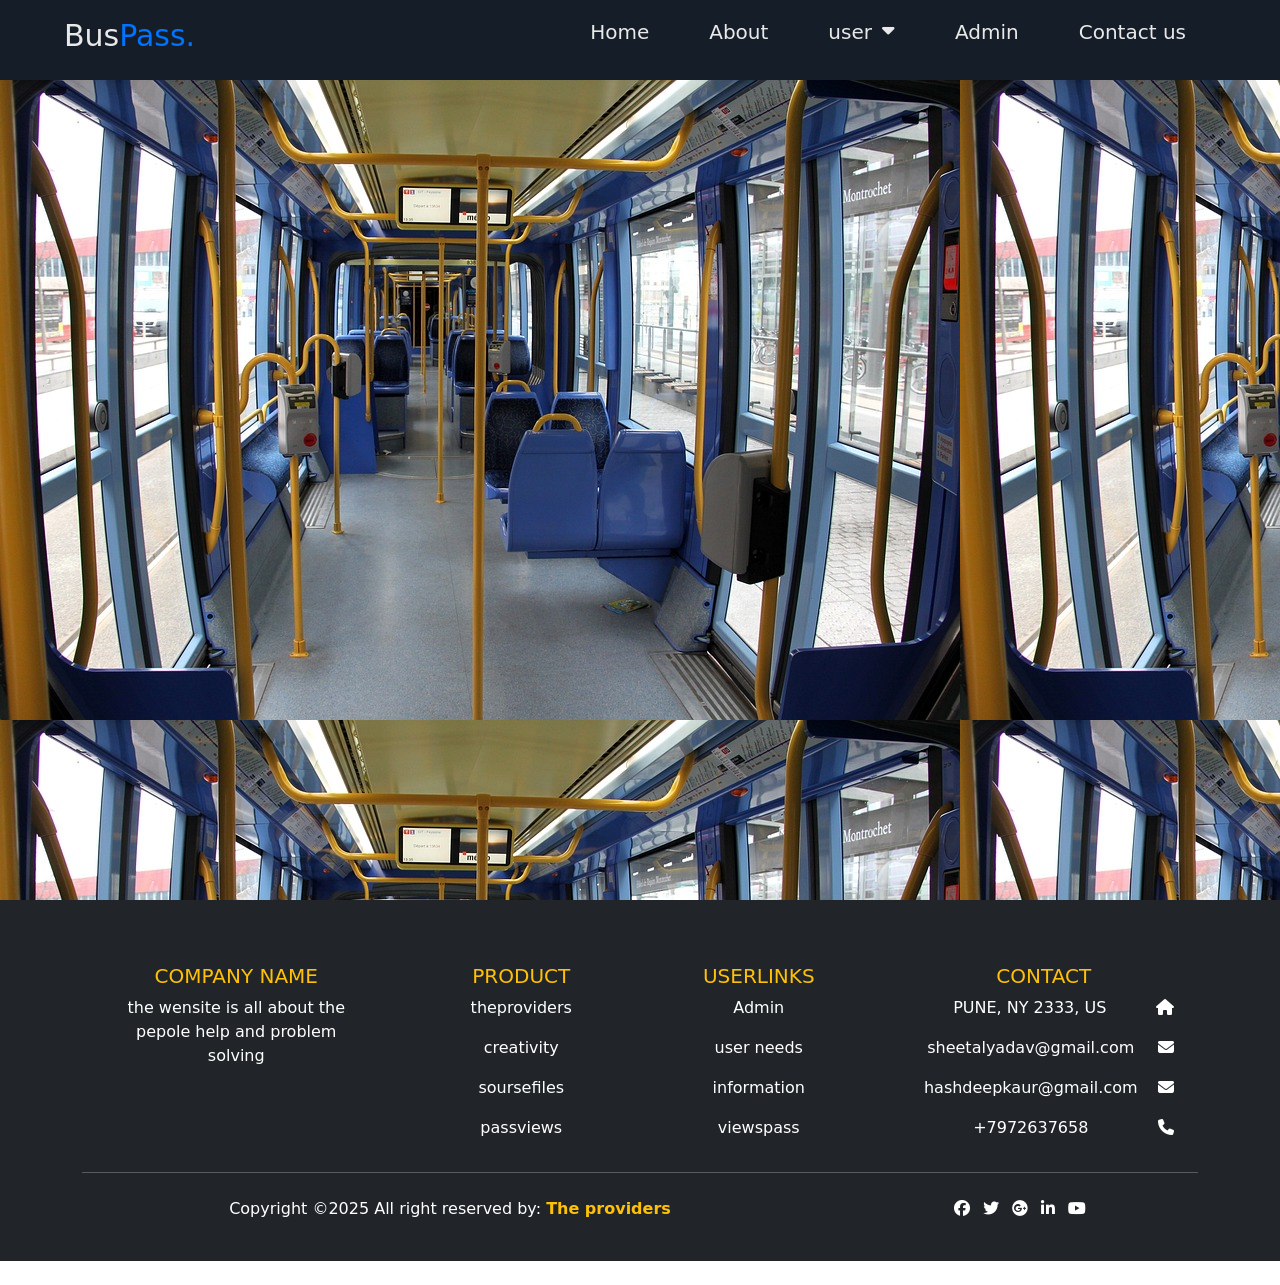
<file: bus colne/index.html>
<!DOCTYPE html>
<html lang="en">
<head>
    <meta charset="UTF-8">
    <meta name="viewport" content="width= , initial-scale=1.0">
    <title>index page</title>
    <link rel="stylesheet" href="style.css">
    <!-- footer links hai ye -->
    <link  rel="stylesheet" type="text/css" href="https://cdn.jsdelivr.net/npm/bootstrap@5.0.2/dist/css/bootstrap.min.css" rel="stylesheet" integrity="sha384-EVSTQN3/azprG1Anm3QDgpJLIm9Nao0Yz1ztcQTwFspd3yD65VohhpuuCOmLASjC" crossorigin="anonymous">
    <link rel="stylesheet" type="text/css" href="https://cdnjs.cloudflare.com/ajax/libs/font-awesome/6.7.2/css/all.min.css">
    
</head>
<body>
  <!-- navigation part /header part -->
    <div class="menu-bar">
      <h1 class="logo">Bus<span>Pass.</span></h1>
      <ul>
        <li><a href="#">Home</a></li>
        <li><a href="#">About</a></li>
        <li><a href="#">user<i class="fas fa-caret-down"></i></a>
            <div class="dropdown-menu">
                <ul>
                  <li><a href="#">Regester/login</a></li>
                  <li><a href="#">Document Needed</a></li>
                  <li>
                    <a href="#">Feature<i class="fas fa-caret-right"></i></a>
                    
                    <div class="dropdown-menu-1">
                      <ul>
                        <li><a href="#">Appliction form</a></li>
                        <li><a href="#">renawal</a></li>
                        <li><a href="#">correction</a></li>
                        <li><a href="#">pass-Details</a></li>
                        <!-- download option -->
                         <!-- password  final password-->
                      </ul>
                    </div>
                  </li>
                  <li><a href="#">FAQ</a></li>
                </ul>
              </div>
        </li>
        <li><a href="#">Admin</a>
         <!-- register/login -->
          <!-- view pass --> 
          <!-- block if crime -->
        </li>
        <li><a href="#">Contact us</a></li>
      </ul>

  </div>
  <div class="hero">
    &nbsp;
  </div>















  <!-- footer part -->
  <footer class="bg-dark text-white pt-5 pb-4">
    <div class="container text-center text-md-left">
    <div class="row text-center text-md-left">
        <div class="col-md-3 col-lg-3 col-xl-3 mx-auto mt-3">
          <h5 class="text-uppercase mb-r font-weight-bold text-warning">COMPANY NAME</h5>
          <p>the wensite is all about the pepole help and problem solving </p>
    </div>
    <!-- product names -->
    <div class="col-md-2 col-lg-2 col-xl-2 mx-auto mt-3">
      <h5 class="text-uppercase mb-r font-weight-bold text-warning">product</h5>
     <p>
      <a href="#" class="text-white" style="text-decoration: none;">theproviders</a>
     </p>
     <p>
      <a href="#" class="text-white" style="text-decoration: none;">creativity</a>
     </p>
     <p>
      <a href="#" class="text-white" style="text-decoration: none;">soursefiles</a>
     </p>
     <p>
      <a href="#" class="text-white" style="text-decoration: none;">passviews</a>
     </p>
     </div>
     <div class="col-md-3 col-lg-2 col-xl-2 mx-auto mt-3">
      <h5 class="text-uppercase md-4 font-weight-bold text-warning">userlinks</h5>
      <p>
        <a href="#" class="text-white" style="text-decoration: none;">Admin</a>
       </p>
       <p>
        <a href="#" class="text-white" style="text-decoration: none;">user needs</a>
       </p>
       <p>
        <a href="#" class="text-white" style="text-decoration: none;">information</a>
       </p>
       <p>
        <a href="#" class="text-white" style="text-decoration: none;">viewspass</a>
       </p>
     </div>
     <div class="col-md-4 col-lg-3 col-xl-3 mx-auto mt-3">
      <h5 class="text-uppercase md-4 font-weight-bold text-warning">contact</h5>
      <p>
        <i class="fas fa-home mr-3"></i>PUNE, NY 2333, US
      </p>
      <p>
        <i class="fas fa-envelope mr-3"></i>sheetalyadav@gmail.com
      </p>
      <p>
        <i class="fas fa-envelope mr-3"></i>hashdeepkaur@gmail.com
      </p>
      <p>
        <i class="fas fa-phone mr-3"></i>+7972637658 
      </p>
     </div>
    </div>

    <hr class="mb-4">
    <div class="row align-items-center">
      <div class="col-md-7 col-lg-8 ">
        <p>Copyright ©2025 All right reserved by:
          <a href="#" style="text-decoration: none;">
            <strong class="text-warning">The providers</strong>
          </a>
        </p>
      </div>
      <div class="col-md-5 col-lg-4">
        <div class="text-center text-md-right">
          <ul class="list-unstyled list-inline">
            <li class="list-inline-item">
              <a href="#" class="btn-floating btn-sm text-white" style="font: size 23px;"><i class="fab fa-facebook"></i></a>
            </li>
            <li class="list-inline-item">
              <a href="#" class="btn-floating btn-sm text-white" style="font: size 23px;"><i class="fab fa-twitter"></i></a>
            </li>
            <li class="list-inline-item">
              <a href="#" class="btn-floating btn-sm text-white" style="font: size 23px;"><i class="fab fa-google-plus"></i></a>
            </li>
            <li class="list-inline-item">
              <a href="#" class="btn-floating btn-sm text-white" style="font: size 23px;"><i class="fab fa-linkedin-in"></i></a>
            </li>
            <li class="list-inline-item">
              <a href="#" class="btn-floating btn-sm text-white" style="font: size 23px;"><i class="fab fa-youtube"></i></a>
            </li>
          </ul>
        </div>
      </div>
    </div>
    </div>
 </footer>
 </body>
</html>
</file>
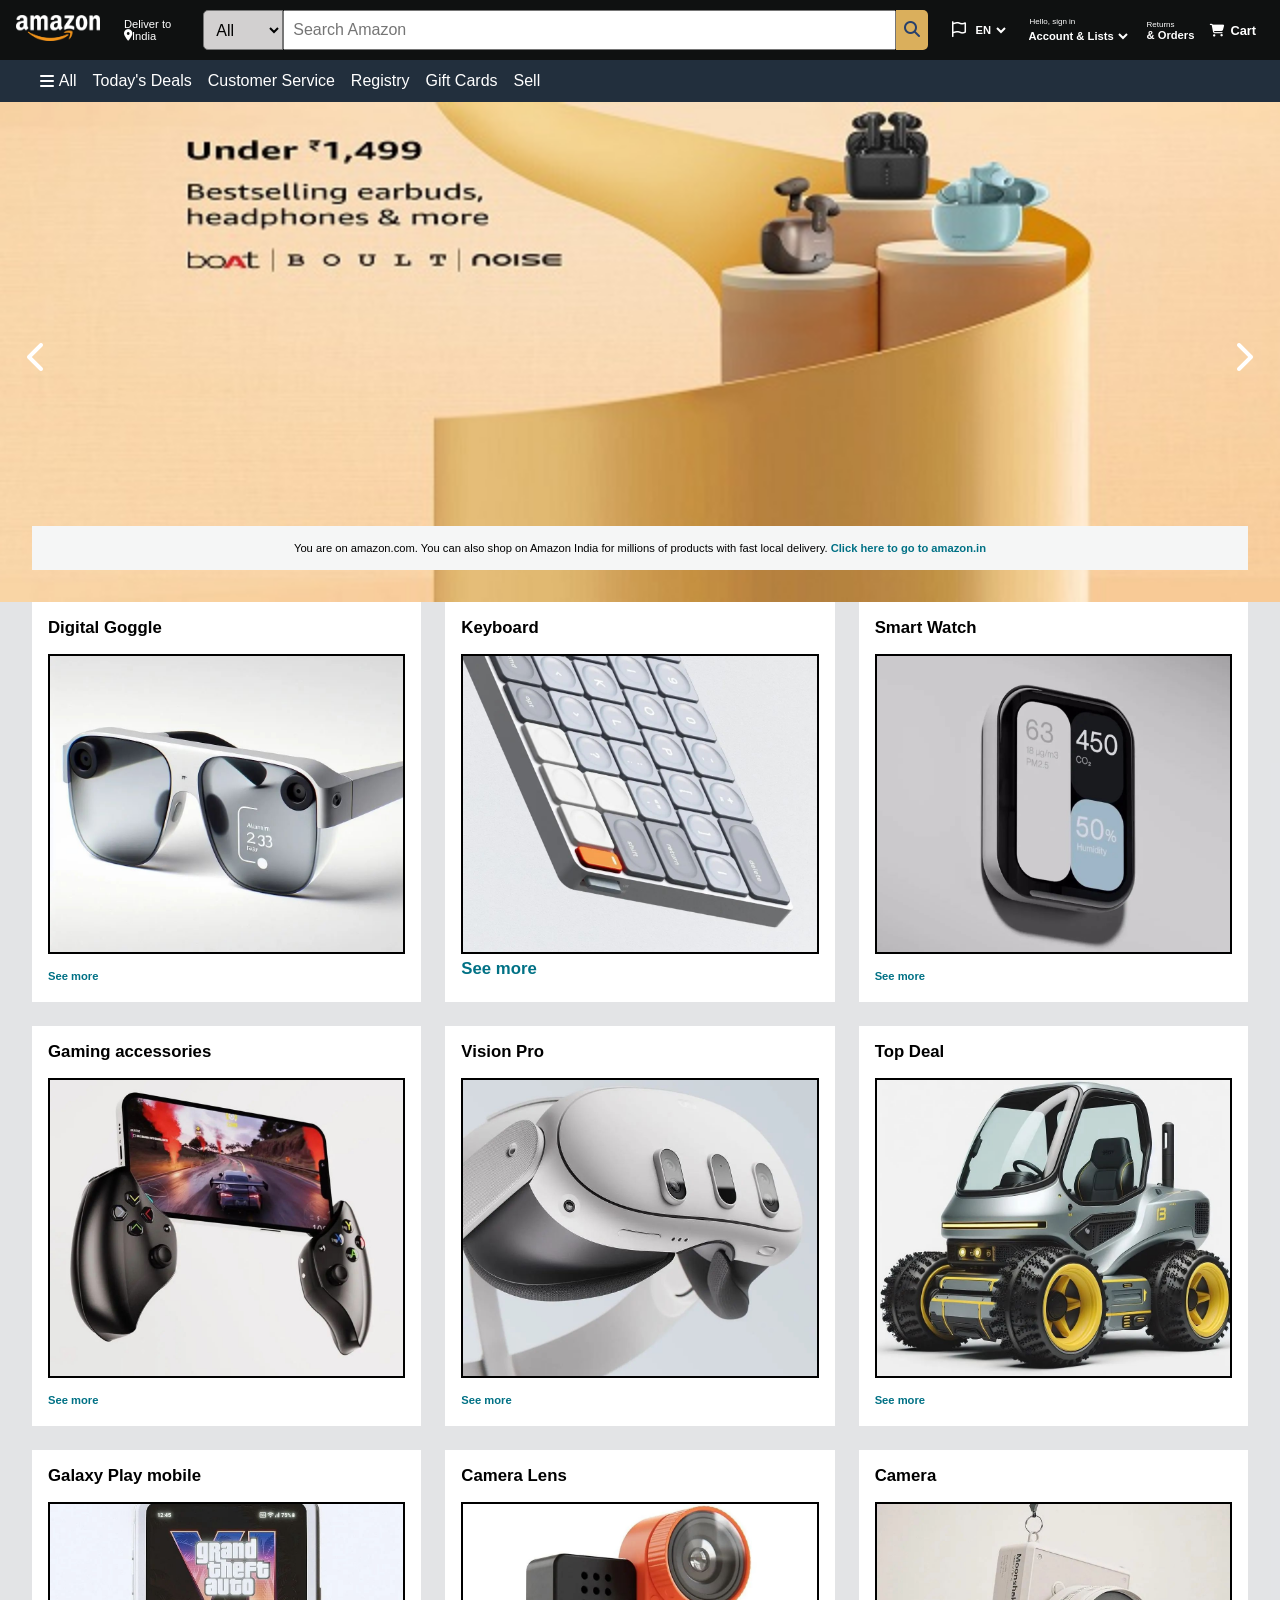
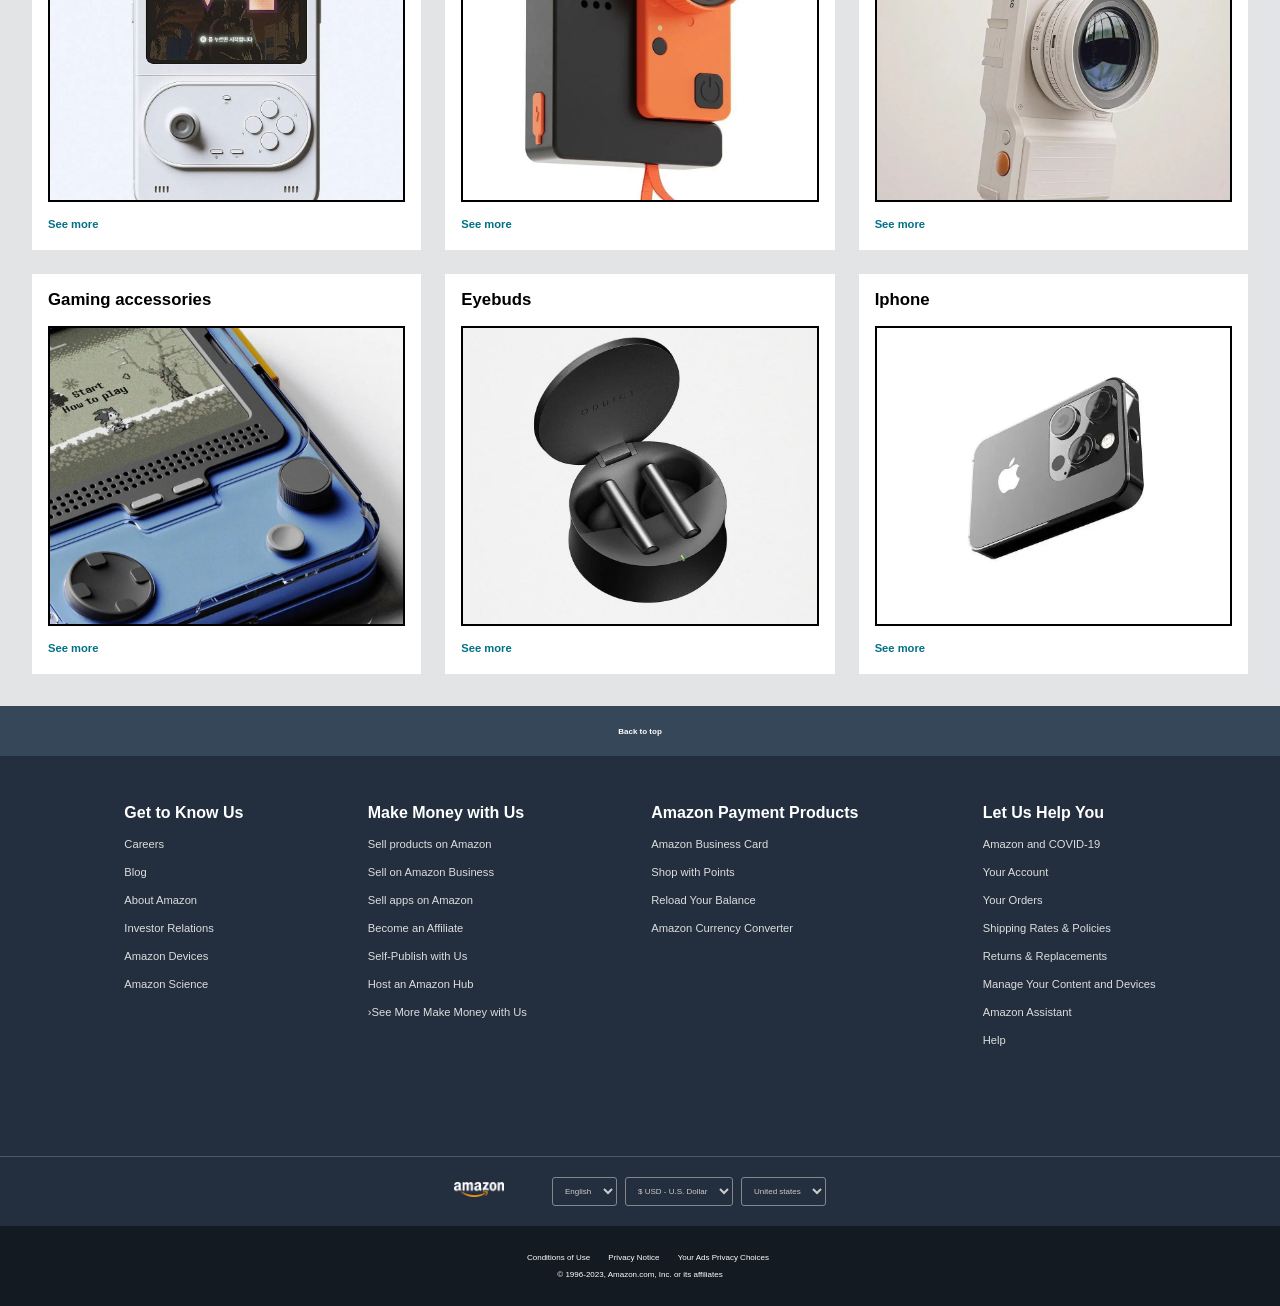
<file: Amazon_Clone/amazon.html>
<!DOCTYPE html>
<html lang="en">

<head>
    <meta charset="UTF-8">
    <meta name="viewport" content=
"width=device-width, initial-scale=1.0">
    <link rel="stylesheet" href="amazon.css">
    <link rel="stylesheet" href=
"https://cdnjs.cloudflare.com/ajax/libs/font-awesome/6.5.1/css/all.min.css" integrity=
"sha512-DTOQO9RWCH3ppGqcWaEA1BIZOC6xxalwEsw9c2QQeAIftl+Vegovlnee1c9QX4TctnWMn13TZye+giMm8e2LwA=="
        crossorigin="anonymous" referrerpolicy="no-referrer" />
    <title>Amazon Clone</title>
</head>

<body>
    <header>
        <nav>
            <div class="nav-left">
                <div class="nav-logo">
                    <image src="image_logo.png"></image>                
                </div>
                <div class="location">
                    <p class="top-text">Deliver to</p>
                    <div class="location-icon">
                        <i class="fa-solid fa-location-dot"></i>
                        <p class="bottom-text">India</p>
                    </div>
                </div>
            </div>

            <div class="nav-center">
                <select class="search-dropdown">
                    <option>All</option>
                    <option>All Departments</option>
                    <option>Arts & Crafts</option>
                </select>
                <input type="text" placeholder="Search Amazon" 
                    class="search-box">
                <div class="search-icon">
                    <i class="fa-solid fa-magnifying-glass" 
                        style="color: #28416c;">
                    </i>
                </div>
            </div>

            <div class="nav-right">
                <div class="language-option">
                    <div class="flag">
                        <i class="fa-regular fa-flag"></i>
                    </div>
                    <select class="select-language">
                        <option value="lan">EN</option>
                        <option value="lan">ES</option>
                        <option value="lan">AR</option>
                    </select>
                </div>

                <div class="account-option">
                    <p class="top-text">
                        Hello, sign in
                    </p>
                    <select class="select-account">
                        <option value="Account">
                            Account & Lists
                        </option>
                        <option value="Account">
                            Account & Lists
                        </option>
                        <option value="Account">
                            Account & Lists
                        </option>
                    </select>
                </div>

                <div class="order-option">
                    <p class="top-text">
                        Returns
                    </p>
                    <p class="bottom-text">
                        & Orders
                    </p>
                </div>

                <div class="cart-option">
                    <div class="cart-logo">
                        <i class="fa-solid fa-cart-shopping"></i>
                    </div>
                    Cart
                </div>
            </div>
        </nav>

        <div class="nav-options">
            <div class="all-logo">
                <i class="fa-solid fa-bars"></i>
                <p class="list">All</p>
            </div>

            <div class="options">
                <p>Today's Deals</p>
                <p>Customer Service</p>
                <p>Registry</p>
                <p>Gift Cards</p>
                <p> Sell</p>
            </div>
        </div>
    </header>

    <main>
        <div class="carousel">
            <div class="slides-container">
                <div id="slide1" class="slide">
                    <div class="content">
                        <image src="image_banner1.jpeg"></image>
                    <div></div>
                    </div>
                    <a href="#slide3" class="prev arrow">
                        <i class="fa-solid fa-chevron-left" 
                            style="color: #ffffff;">
                        </i>
                    </a>
                    <a href="#slide2" class="next arrow">
                        <i class="fa-solid fa-chevron-right" 
                            style="color: #ffffff;">
                        </i>
                    </a>
                </div>
                <div id="slide2" class="slide">
                    <div class="content">
                        <image src="image_banner2.jpeg"></image>
                    </div>
                    <div class="arrows"></div>
                    <a href="#slide1" class="prev arrow">
                        <i class="fa-solid fa-chevron-left" 
                            style="color: #ffffff;">
                        </i>
                    </a>
                    <a href="#slide3" class="next arrow">
                        <i class="fa-solid fa-chevron-right" 
                            style="color: #ffffff;">
                        </i>
                    </a>
                </div>
                <div id="slide3" class="slide">
                    <div class="content">
                        <image src="image_banner3.jpeg"></image>
                    </div>
                    <div class="arrows"></div>
                    <a href="#slide2" class="prev arrow">
                        <i class="fa-solid fa-chevron-left" 
                            style="color: #ffffff;">
                        </i>
                    </a>
                    <a href="#slide1" class="next arrow">
                        <i class="fa-solid fa-chevron-right" 
                            style="color: #ffffff;">
                        </i>
                    </a>
                </div>
            </div>
            <div class="text">
                <p>
                    You are on amazon.com. You can also shop 
                    on Amazon India for millions of products 
                    with fast local delivery. 
                    <a href="#"> 
                        Click here to go to amazon.in
                    </a>
                </p>
            </div>
        </div>

        <div class="items-container">
            <div class="item-card">
                <h2>Digital Goggle</h2>
                <image src="image_product1.jpg"></image>
                <p>
                    <a href="#">See more</a>
                </p>
            </div>
            <div class="item-card">
                <h2>Keyboard<h2>
                <image src="image_product2.jpg"></image>
                <p>
                    <a href="#">See more</a>
                </p>
            </div>
            <div class="item-card">
                <h2>Smart Watch </h2>
                <image src="image_product3.jpg"></image>
                <p>
                    <a href="#">See more</a>
                </p>
            </div>
            <div class="item-card">
                <h2>Gaming accessories</h2>
                <image src="image_product4.jpg"></image>
                <p>
                    <a href="#">See more</a>
                </p>
            </div>
            <div class="item-card">
                <h2>Vision Pro</h2>
                <image src="image_product5.jpg"></image>
                <p>
                    <a href="#">See more</a>
                </p>
            </div>
            <div class="item-card">
                <h2>Top Deal</h2>
                <image src="image_product6.jpg"></image> 
                <p>
                    <a href="#">See more</a>
                </p>
            </div>
            <div class="item-card">
                <h2>Galaxy Play mobile</h2>
                <image src="image_product7.jpg"></image>
                <p>
                    <a href="#">See more</a>
                </p>
            </div>
            <div class="item-card">
                <h2>Camera Lens</h2>
                <image src="image_product8.jpg"></image>
                <p>
                    <a href="#">See more</a>
                </p>
            </div>
            <div class="item-card">
                <h2>Camera</h2>
                <image src="image_product9.jpg"></image>
                <p>
                    <a href="#">See more</a>
                </p>
            </div>
            <div class="item-card">
                <h2>Gaming accessories</h2>
                <image src="image_product10.jpg"></image>
                <p>
                    <a href="#">See more</a>
                </p>
            </div>
            <div class="item-card">
                <h2>Eyebuds</h2>
                <image src="image_product11.jpg"></image>
                <p>
                    <a href="#">See more</a>
                </p>
            </div>
            <div class="item-card">
                <h2>Iphone</h2>
                <image src="image_product12.jpg"></image>
                <p>
                    <a href="#">See more</a>
                </p>
            </div>
            

        </div>
    </main>

    <footer>
        <a href="#" class="back-option">
            Back to top
        </a>

        <div class="footer-links">
            <ul>
                <p>Get to Know Us</p>
                <a>Careers</a>
                <a>Blog</a>
                <a>About Amazon</a>
                <a>Investor Relations</a>
                <a>Amazon Devices</a>
                <a>Amazon Science</a>
            </ul>
            <ul>
                <p>Make Money with Us</p>
                <a>Sell products on Amazon</a>
                <a>Sell on Amazon Business</a>
                <a>Sell apps on Amazon</a>
                <a>Become an Affiliate</a>
                <a>Self-Publish with Us</a>
                <a>Host an Amazon Hub</a>
                <a>›See More Make Money with Us</a>
            </ul>
            <ul>
                <p>Amazon Payment Products</p>
                <a>Amazon Business Card</a>
                <a>Shop with Points</a>
                <a>Reload Your Balance</a>
                <a>Amazon Currency Converter</a>
            </ul>
            <ul>
                <p>Let Us Help You</p>
                <a>Amazon and COVID-19</a>
                <a>Your Account</a>
                <a>Your Orders</a>
                <a>Shipping Rates & Policies</a>
                <a>Returns & Replacements</a>
                <a>Manage Your Content and Devices</a>
                <a>Amazon Assistant</a>
                <a>Help</a>
            </ul>
        </div>
        <div class="country-info">
            <div class="logo">
                <image src="image_logo.png"></image>           
            </div>
            <div class="options">
                <select>
                    <option value="En">
                        English
                    </option>
                </select>
                <select>
                    <option value="1">
                        $ USD - U.S. Dollar
                    </option>
                </select>

                <select>
                    <option value="4"> 
                        United states
                    </option>
                </select>
            </div>
        </div>
        <div class="policies">
            <div class="pages">
                <a href="#">Conditions of Use</a>
                <a href="#">Privacy Notice</a>
                <a href="#">Your Ads Privacy Choices</a>
            </div>
            © 1996-2023, Amazon.com, Inc. or its affiliates
        </div>
    </footer>
</body>

</html>
</file>
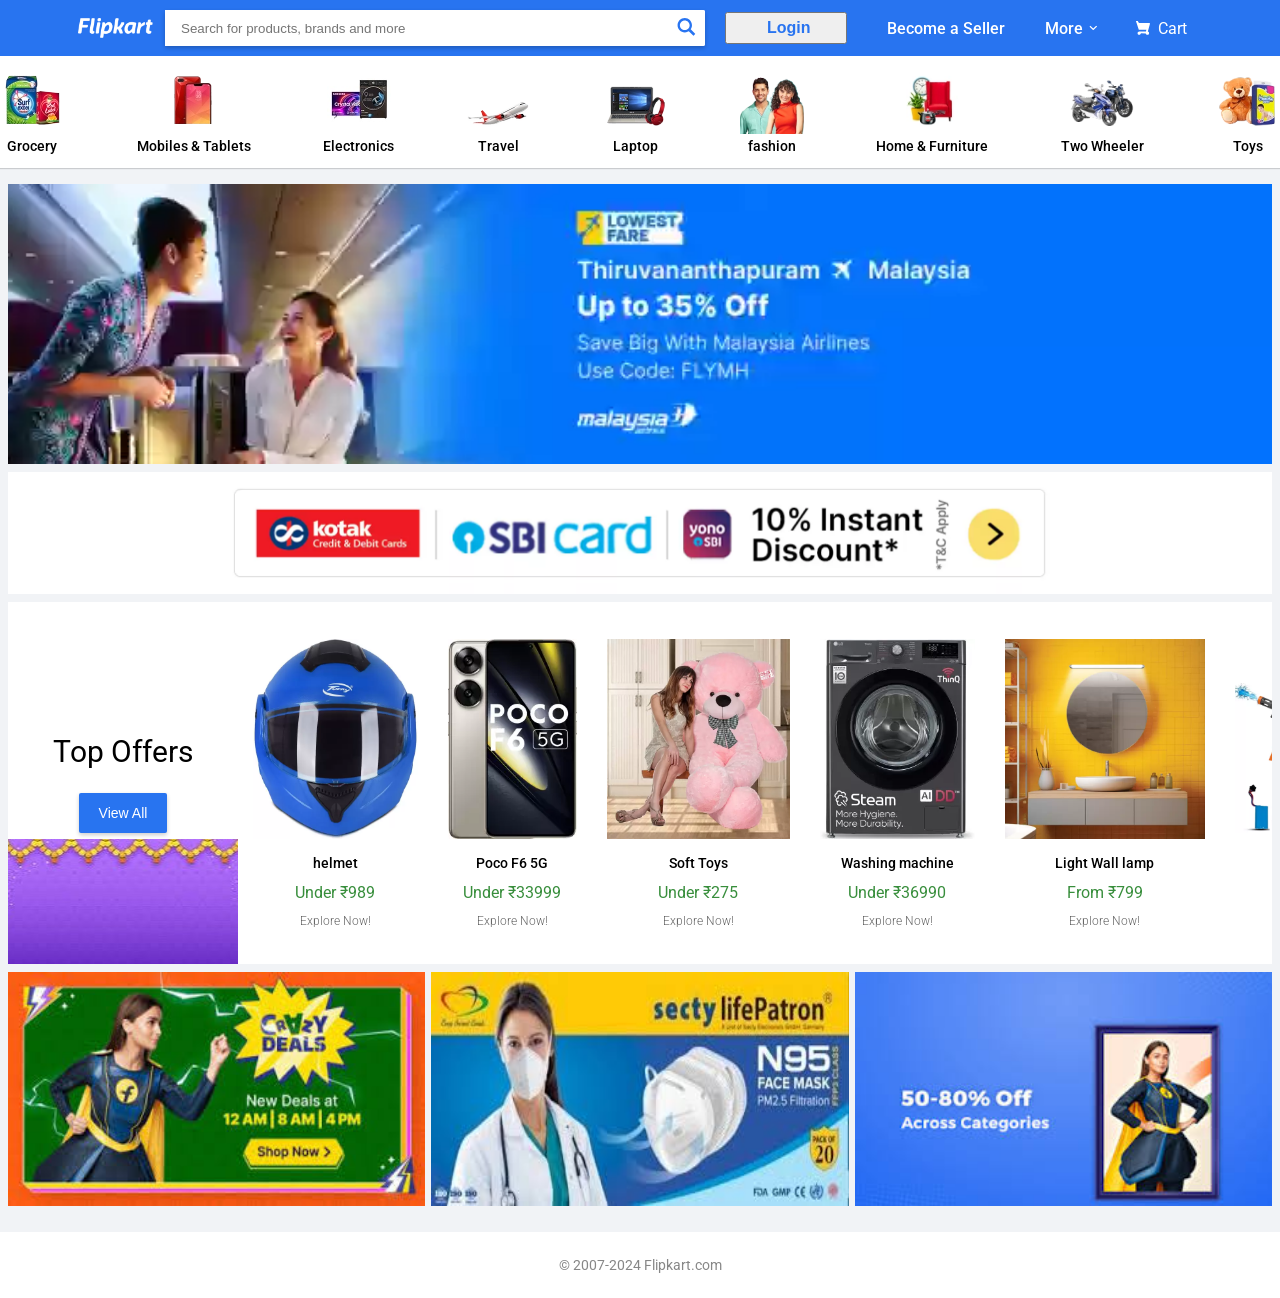
<file: Flipkart_Clone/flipkart.html>
<!DOCTYPE html>
<html lang="en">
<head>
    <meta charset="UTF-8">
    <meta http-equiv="X-UA-Compatible" content="IE=edge">
    <meta name="viewport" content="width=device-width, initial-scale=1.0">
    <title>Flipkart Clone</title>
    <link rel="shortcut icon" href="flipkart_logo1.png" type="image/x-icon">
    <link rel="stylesheet" href="flipkart.css">
</head>
<body>

    <header>
        <div class="nav-container">
            <div class="logo">
                <img src="flipkart_logo.png" alt="logo">
            </div>
            <div class="search">
                <div class="search-container">
                    <input type="text" class="search-box" placeholder="Search for products, brands and more">
                    <button class="search-btn">
                        <svg width="20" height="20" viewBox="0 0 17 18" class="" xmlns="http://www.w3.org/2000/svg"><g fill="#2874F1" fill-rule="evenodd"><path class="_34RNph" d="m11.618 9.897l4.225 4.212c.092.092.101.232.02.313l-1.465 1.46c-.081.081-.221.072-.314-.02l-4.216-4.203"></path><path class="_34RNph" d="m6.486 10.901c-2.42 0-4.381-1.956-4.381-4.368 0-2.413 1.961-4.369 4.381-4.369 2.42 0 4.381 1.956 4.381 4.369 0 2.413-1.961 4.368-4.381 4.368m0-10.835c-3.582 0-6.486 2.895-6.486 6.467 0 3.572 2.904 6.467 6.486 6.467 3.582 0 6.486-2.895 6.486-6.467 0-3.572-2.904-6.467-6.486-6.467"></path></g></svg>
                    </button>
                </div>
            </div>
            <div class="login">
                <button>Login</button>
            </div>
            <div class="become-seller">
                Become a Seller
            </div>
            <div class="more">
                More
                <svg width="4.7" height="8" viewBox="0 0 16 27" xmlns="http://www.w3.org/2000/svg" class="zZ3yfL"><path d="M16 23.207L6.11 13.161 16 3.093 12.955 0 0 13.161l12.955 13.161z" fill="#fff" class="_2gTTdy"></path></svg>
            </div>
            <div class="cart">
                <svg class="V3C5bO" width="14" height="14" viewBox="0 0 16 16" xmlns="http://www.w3.org/2000/svg"><path class="_1bS9ic" d="M15.32 2.405H4.887C3 2.405 2.46.805 2.46.805L2.257.21C2.208.085 2.083 0 1.946 0H.336C.1 0-.064.24.024.46l.644 1.945L3.11 9.767c.047.137.175.23.32.23h8.418l-.493 1.958H3.768l.002.003c-.017 0-.033-.003-.05-.003-1.06 0-1.92.86-1.92 1.92s.86 1.92 1.92 1.92c.99 0 1.805-.75 1.91-1.712l5.55.076c.12.922.91 1.636 1.867 1.636 1.04 0 1.885-.844 1.885-1.885 0-.866-.584-1.593-1.38-1.814l2.423-8.832c.12-.433-.206-.86-.655-.86" fill="#fff"></path></svg>
                Cart
            </div>
        </div>
    </header>

    <section class="section-1">
        <div class="section-1-container">
            <div class="section-1-item">
                <img src="flipkart_category1.webp" alt="">
                Grocery
            </div>
            <div class="section-1-item">
                <img src="flipkart_category2.webp" alt="">
                Mobiles & Tablets
            </div>
            <div class="section-1-item">
                <img src="flipkart_category3.webp" alt="">
                Electronics
            </div>
            <div class="section-1-item">
                <img src="flipkart_category4.webp" alt="">
                Travel
            </div>
            <div class="section-1-item">
                <img src="flipkart_category5.webp" alt="">
                Laptop
            </div>
            <div class="section-1-item">
                <img src="flipkart_category6.webp" alt="">
                fashion
            </div>
            <div class="section-1-item">
                <img src="flipkart_category7.webp" alt="">
                Home & Furniture
            </div>
            <div class="section-1-item">
                <img src="flipkart_category8.webp" alt="">
                Two Wheeler
            </div>
            <div class="section-1-item">
                <img src="flipkart_category9.webp" alt="">
                Toys
            </div>
        </div>
    </section>

    <section class="section-2 container">
        <div class="section-2-container">
        </div>
    </section>

    <section class="section-3 container">
        <div class="section-3-container">
        </div>
    </section>

    <section class="section-4 container">
        <div class="section-4-container">
            <div class="section-4-offers">
                <div class="section-4-offers-viewall">
                    Top Offers
                    <button>View All</button>
                </div>
            </div>
            <div class="section-4-list">
                <div class="section-4-item">
                    <img src="flipkart_product1.webp" alt="">
                    <div class="section-4-item-head">helmet</div>
                    <div class="section-4-item-price">Under ₹989</div>
                    <div class="section-4-item-explore">Explore Now!</div>
                </div>
                <div class="section-4-item">
                    <img src="flipkart_product2.webp" alt="">
                    <div class="section-4-item-head">Poco F6 5G</div>
                    <div class="section-4-item-price">Under ₹33999</div>
                    <div class="section-4-item-explore">Explore Now!</div>
                </div>
                <div class="section-4-item">
                    <img src="flipkart_product3.webp" alt="">
                    <div class="section-4-item-head">Soft Toys</div>
                    <div class="section-4-item-price">Under ₹275</div>
                    <div class="section-4-item-explore">Explore Now!</div>
                </div>
                <div class="section-4-item">
                    <img src="flipkart_product4.webp" alt="">
                    <div class="section-4-item-head">Washing machine</div>
                    <div class="section-4-item-price">Under ₹36990</div>
                    <div class="section-4-item-explore">Explore Now!</div>
                </div>
                <div class="section-4-item">
                    <img src="flipkart_product5.webp" alt="">
                    <div class="section-4-item-head">Light Wall lamp</div>
                    <div class="section-4-item-price">From ₹799</div>
                    <div class="section-4-item-explore">Explore Now!</div>
                </div>
                <div class="section-4-item">
                    <img src="flipkart_product6.webp" alt="">
                    <div class="section-4-item-head">Toy Gun</div>
                    <div class="section-4-item-price">Under ₹699</div>
                    <div class="section-4-item-explore">Explore Now!</div>
                </div>
                <div class="section-4-item">
                    <img src="flipkart_product7.webp" alt="">
                    <div class="section-4-item-head">Shoes</div>
                    <div class="section-4-item-price">From ₹2329</div>
                    <div class="section-4-item-explore">Explore Now!</div>
                </div>
            </div>
        </div>
    </section>
    
    <section class="section-5 container">
        <img src="flipkart_footer1.webp" alt="">
        <img src="flipkart_footer2.webp" alt="">
        <img src="flipkart_footer3.webp" alt="">
    </section>

    <footer>
        © 2007-2024 Flipkart.com
    </footer>

</body>
</html>
</file>
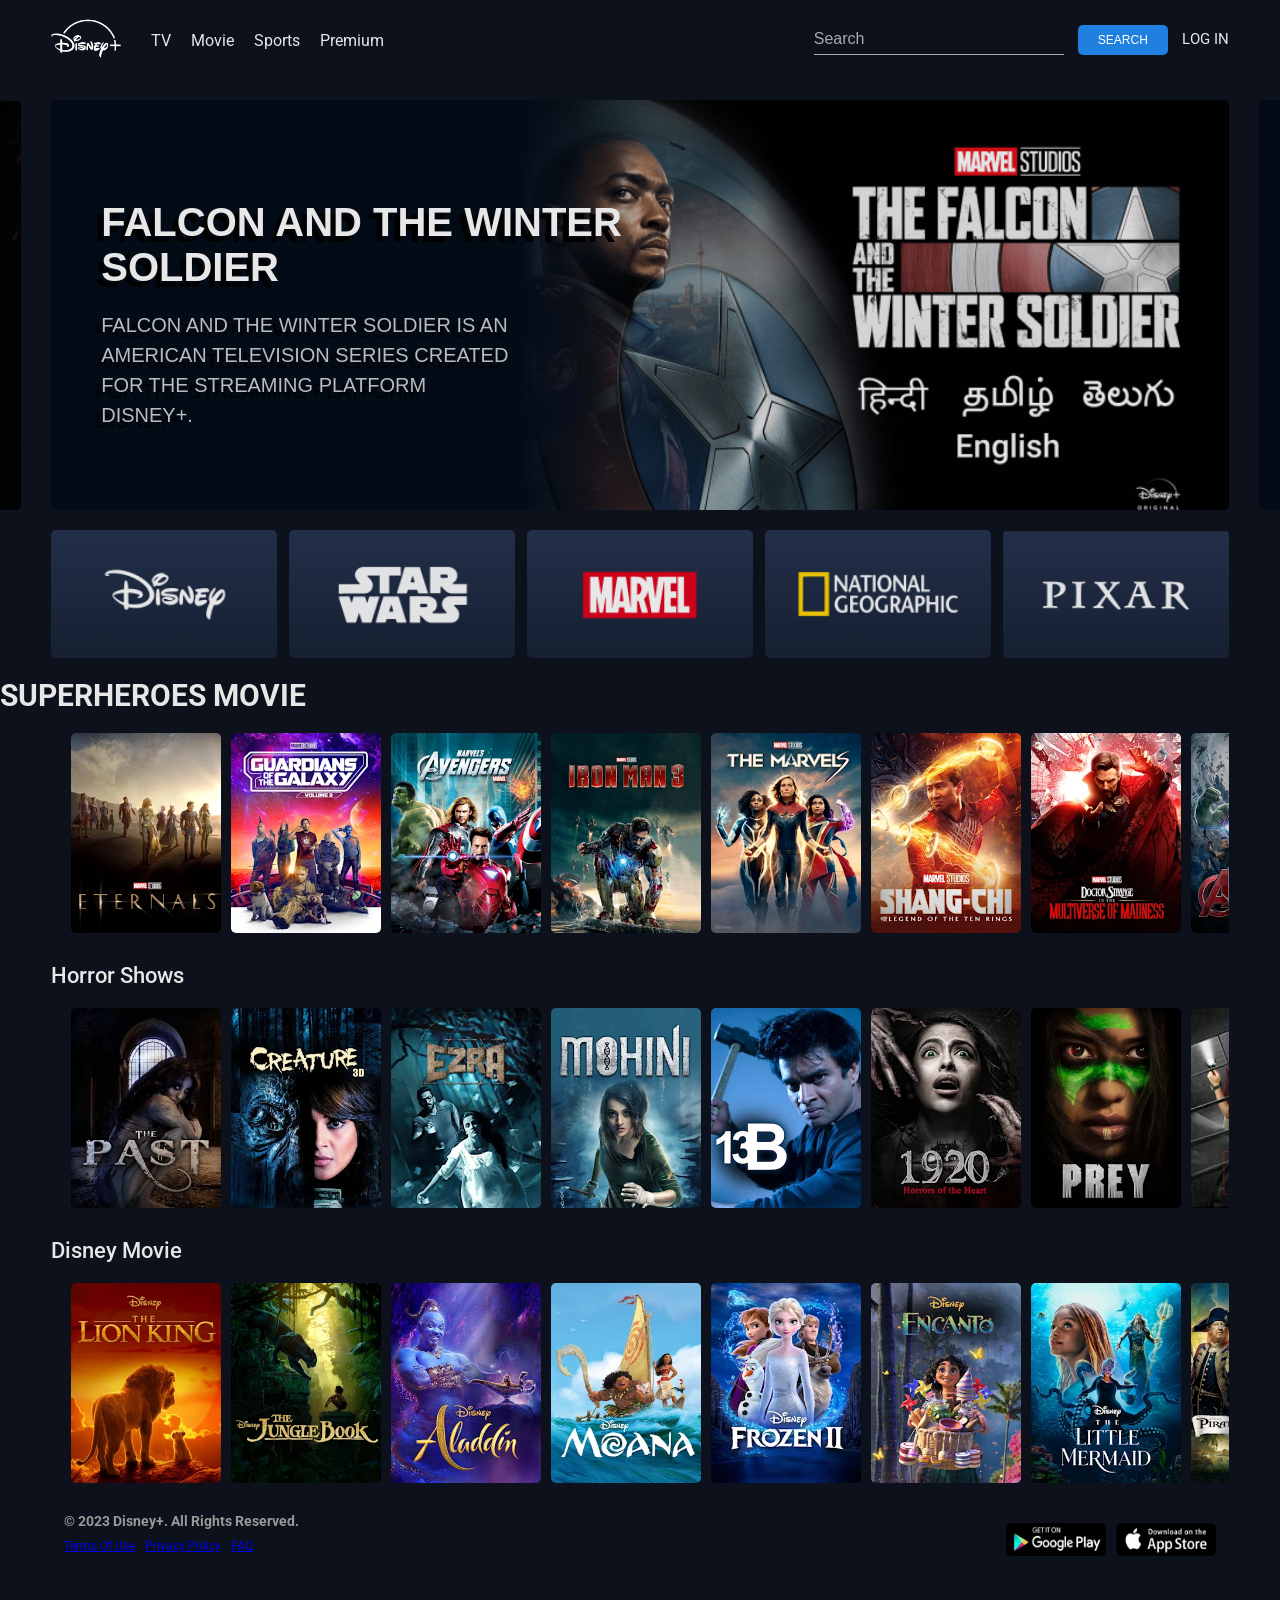
<file: Hotstar_Clone/hotstar.html>
<!DOCTYPE html>
<html lang="en">
<head>
  <meta charset="UTF-8">
  <meta name="viewport" content="width=device-width, initial-scale=1.0">
  <title>Hotstar_Clone</title>
  <link rel="stylesheet" href="hotstar.css">
</head>
<body>
  <nav class="navbar">
    <img src="hotstar_logo.png" class=" brand-logo" alt="disney+logo">
    <ul class="nav-links">
      <li class="nav-items"><a href="">TV</a></li>
      <li class="nav-items"><a href="">Movie</a></li>
      <li class="nav-items"><a href="">Sports</a></li>
      <li class="nav-items"><a href="">Premium</a></li>
    </ul>
    <div class="right-container">
      <input type="text" class="search-box" placeholder="search">
      <button class="Subscribe">Search</button>
      <a href="#" class="login-btn">Log in</button>
    </div>
  </nav>
  <div class="carousel-container">
    <div class="carousel">
    </div>
  </div>
  <div class="video-card-container">
    <div class="video-card">
      <img src="hotstar_card1.png" class="video-card-image" alt="disney logo">
      <Video src="hotstar_video1.mp4" muted loop class="card-video"></Video>
    </div>
    <div class="video-card">
      <img src="hotstar_card2.png" class="video-card-image" alt="Star Wars logo">
      <Video src="hotstar_video2.mp4" muted loop class="card-video"></Video>
    </div>
    <div class="video-card">
      <img src="hotstar_card3.png" class="video-card-image" alt="marvel logo">
      <Video src="hotstar_video3.mp4" muted loop class="card-video"></Video>
    </div>
    <div class="video-card">
      <img src="hotstar_card4.png" class="video-card-image" alt="geographic logo">
      <Video src="hotstar_video4.mp4" muted loop class="card-video"></Video>
    </div>
    <div class="video-card">
      <img src="hotstar_card5.png" class="video-card-image" alt=""pixer logo>
      <Video src="hotstar_video5.mp4" muted loop class="card-video"></Video>
    </div>
  </div>
  <h1 class="title"><h1>Superheroes Movie</h1>
  <div class="movies-list">
    <a href="#"></a>
    <button class="pre-btn"><img src="hotstar_pre.png" alt=""></button>
    <button class="nxt-btn"><img src="hotstar_next.png" alt=""></button>
    <div class="card-container">
      <div class="card">
        <img src="hotstar_poster1.webp" alt="" class="card-img">
        <div class="card-body">
          <h2 class="name">Eternals</h2>
          <h6 class="des">
            Superheroes unite to battle villains.</h6>
          <button class="watchlist-btn">add to watchlist</button>
        </div>
      </div>
      <div class="card">
        <img src="hotstar_poster2.webp" alt="" class="card-img">
        <div class="card-body">
          <h2 class="name">Guardians of the Galaxy Vol. 2</h2>
          <h6 class="des">
            Superheroes unite to battle villains.</h6>
          <button class="watchlist-btn">add to watchlist</button>
        </div>
      </div>
      <div class="card">
        <img src="hotstar_poster3.webp" alt="" class="card-img">
        <div class="card-body">
          <h2 class="name">The Avengers</h2>
          <h6 class="des">Superheroes unite to battle villains.</h6>
          <button class="watchlist-btn">add to watchlist</button>
        </div>
      </div>
      <div class="card">
        <img src="hotstar_poster4.webp" alt="" class="card-img">
        <div class="card-body">
          <h2 class="name">Iron Man 3</h2>
          <h6 class="des">Superheroes unite to battle villains.</h6>
          <button class="watchlist-btn">add to watchlist</button>
        </div>
      </div>
      <div class="card">
        <img src="hotstar_poster5.webp" alt="" class="card-img">
        <div class="card-body">
          <h2 class="name">The Marvel</h2>
          <h6 class="des">Superheroes unite to battle villains.</h6>
          <button class="watchlist-btn">add to watchlist</button>
        </div>
      </div>
      <div class="card">
        <img src="hotstar_poster6.webp" alt="" class="card-img">
        <div class="card-body">
          <h2 class="name">Shang-chi</h2>
          <h6 class="des">Superheroes unite to battle villains.</h6>
          <button class="watchlist-btn">add to watchlist</button>
        </div>
      </div>
      <div class="card">
        <img src="hotstar_poster7.webp" alt="" class="card-img">
        <div class="card-body">
          <h2 class="name">Doctor Strange 2</h2>
          <h6 class="des">Superheroes unite to battle villains.</h6>
          <button class="watchlist-btn">add to watchlist</button>
        </div>
      </div>
      <div class="card">
        <img src="hotstar_poster8.webp" alt="" class="card-img">
        <div class="card-body">
          <h2 class="name">Avengers: Age of Ultron</h2>
          <h6 class="des">Superheroes unite to battle villains.</h6>
          <button class="watchlist-btn">add to watchlist</button>
        </div>
      </div>
      <div class="card">
        <img src="hotstar_poster9.webp" alt="" class="card-img">
        <div class="card-body">
          <h2 class="name">Captain America: Civil War</h2>
          <h6 class="des">Superheroes unite to battle villains.</h6>
          <button class="watchlist-btn">add to watchlist</button>
        </div>
      </div>
      <div class="card">
        <img src="hotstar_poster10.webp" alt="" class="card-img">
        <div class="card-body">
          <h2 class="name">Doctor Strange</h2>
          <h6 class="des">Superheroes unite to battle villains.</h6>
          <button class="watchlist-btn">add to watchlist</button>
        </div>
      </div>  
    </div>
  </div>
  <h1 class="title">Horror Shows</h1>
  <div class="movies-list">
    <button class="pre-btn"><img src="hotstar_pre.png" alt=""></button>
    <button class="nxt-btn"><img src="hotstar_next.png" alt=""></button>
    <div class="card-container">
      <div class="card">
        <img src="hotstar_poster11.webp" alt="" class="card-img">
        <div class="card-body">
          <h2 class="name">The Past</h2>
          <h6 class="des">shock and disgust while evoking our worst hidden fears.</h6>
          <button class="watchlist-btn">add to watchlist</button>
        </div>
      </div>
      <div class="card">
        <img src="hotstar_poster12.webp" alt="" class="card-img">
        <div class="card-body">
          <h2 class="name">Creature 3D</h2>
          <h6 class="des">shock and disgust while evoking our worst hidden fears.</h6>
          <button class="watchlist-btn">add to watchlist</button>
        </div>
      </div>
      <div class="card">
        <img src="hotstar_poster13.webp" alt="" class="card-img">
        <div class="card-body">
          <h2 class="name">EZRA</h2>
          <h6 class="des">shock and disgust while evoking our worst hidden fears.</h6>
          <button class="watchlist-btn">add to watchlist</button>
        </div>
      </div>
      <div class="card">
        <img src="hotstar_poster14.webp" alt="" class="card-img">
        <div class="card-body">
          <h2 class="name">Mohini</h2>
          <h6 class="des">shock and disgust while evoking our worst hidden fears.</h6>
          <button class="watchlist-btn">add to watchlist</button>
        </div>
      </div>
      <div class="card">
        <img src="hotstar_poster15.webp" alt="" class="card-img">
        <div class="card-body">
          <h2 class="name">13B</h2>
          <h6 class="des">shock and disgust while evoking our worst hidden fears.</h6>
          <button class="watchlist-btn">add to watchlist</button>
        </div>
      </div>
      <div class="card">
        <img src="hotstar_poster16.webp" alt="" class="card-img">
        <div class="card-body">
          <h2 class="name">1920</h2>
          <h6 class="des">shock and disgust while evoking our worst hidden fears.</h6>
          <button class="watchlist-btn">add to watchlist</button>
        </div>
      </div>
      <div class="card">
        <img src="hotstar_poster17.webp" alt="" class="card-img">
        <div class="card-body">
          <h2 class="name">Prey</h2>
          <h6 class="des">shock and disgust while evoking our worst hidden fears.</h6>
          <button class="watchlist-btn">add to watchlist</button>
        </div>
      </div>
      <div class="card">
        <img src="hotstar_poster18.webp" alt="" class="card-img">
        <div class="card-body">
          <h2 class="name">Lift</h2>
          <h6 class="des">shock and disgust while evoking our worst hidden fears.</h6>
          <button class="watchlist-btn">add to watchlist</button>
        </div>
      </div>
      <div class="card">
        <img src="hotstar_poster19.webp" alt="" class="card-img">
        <div class="card-body">
          <h2 class="name">Stree/h2>
          <h6 class="des">shock and disgust while evoking our worst hidden fears.</h6>
          <button class="watchlist-btn">add to watchlist</button>
        </div>
      </div>
      <div class="card">
        <img src="hotstar_poster20.webp" alt="" class="card-img">
        <div class="card-body">
          <h2 class="name">Laxmi</h2>
          <h6 class="des">shock and disgust while evoking our worst hidden fears.</h6>
          <button class="watchlist-btn">add to watchlist</button>
        </div>
      </div>
    </div>
  </div>
  <h1 class="title">Disney Movie</h1>
  <div class="movies-list">
    <button class="pre-btn"><img src="hotstar_pre.png" alt=""></button>
    <button class="nxt-btn"><img src="hotstar_next.png" alt=""></button>
    <div class="card-container">

      <div class="card">
        <img src="hotstar_poster21.webp" alt="" class="card-img">
        <div class="card-body">
          <h2 class="name">The Lion King</h2>
          <h6 class="des">Animation is an applied art that makes still images appear to move.</h6>
          <button class="watchlist-btn">add to watchlist</button>
        </div>
      </div>
      <div class="card">
        <img src="hotstar_poster22.webp" alt="" class="card-img">
        <div class="card-body">
          <h2 class="name">The Jungle Book</h2>
          <h6 class="des">Animation is an applied art that makes still images appear to move.</h6>
          <button class="watchlist-btn">add to watchlist</button>
        </div>
      </div>
      <div class="card">
        <img src="hotstar_poster23.webp" alt="" class="card-img">
        <div class="card-body">Aladdin</h2>
          <h6 class="des">Animation is an applied art that makes still images appear to move.</h6>
          <button class="watchlist-btn">add to watchlist</button>
        </div>
      </div>
      <div class="card">
        <img src="hotstar_poster24.webp" alt="" class="card-img">
        <div class="card-body">
          <h2 class="name">Moana</h2>
          <h6 class="des">Animation is an applied art that makes still images appear to move.</h6>
          <button class="watchlist-btn">add to watchlist</button>
        </div>
      </div>
      <div class="card">
        <img src="hotstar_poster25.webp" alt="" class="card-img">
        <div class="card-body">
          <h2 class="name">Frozen</h2>
          <h6 class="des">Animation is an applied art that makes still images appear to move.</h6>
          <button class="watchlist-btn">add to watchlist</button>
        </div>
      </div>
      <div class="card">
        <img src="hotstar_poster26.webp" alt="" class="card-img">
        <div class="card-body">
          <h2 class="name">Encato</h2>
          <h6 class="des">Animation is an applied art that makes still images appear to move.</h6>
          <button class="watchlist-btn">add to watchlist</button>
        </div>
      </div>
      <div class="card">
        <img src="hotstar_poster27.webp" alt="" class="card-img">
        <div class="card-body">
          <h2 class="name">Mermaid</h2>
          <h6 class="des">Animation is an applied art that makes still images appear to move.</h6>
          <button class="watchlist-btn">add to watchlist</button>
        </div>
      </div>
      <div class="card">
        <img src="hotstar_poster28.webp" alt="" class="card-img">
        <div class="card-body">
          <h2 class="name">Pirates Of Caribbean</h2>
          <h6 class="des">Animation is an applied art that makes still images appear to move.</h6>
          <button class="watchlist-btn">add to watchlist</button>
        </div>
      </div>
      <div class="card">
        <img src="hotstar_poster29.webp" alt="" class="card-img">
        <div class="card-body">
          <h2 class="name">Beauty And The Beast</h2>
          <h6 class="des">Animation is an applied art that makes still images appear to move.</h6>
          <button class="watchlist-btn">add to watchlist</button>
        </div>
      </div>
      <div class="card">
        <img src="hotstar_poster30.webp" alt="" class="card-img">
        <div class="card-body">
          <h2 class="name">Maleficent/h2>
          <h6 class="des">Animation is an applied art that makes still images appear to move.</h6>
          <button class="watchlist-btn">add to watchlist</button>
        </div>
      </div>
      </section>
    </div>
  </div>
</div>
<div class="last-footer">
    <div class="last-footer-texts">
        <h3>© 2023 Disney+. All Rights Reserved.</H3>
        <div class="last-footer-links">
            <a href="#">Terms Of Use</a>
            <a href="#">Privacy Policy</a>
            <a href="#">FAQ</a>
        </div>
    </div>
    <div class="last-footer-images">
        <a href="#"><img src="hotstar_playstore.webp" class="dwn" alt=""></a>
        <a href="#"><img src="hotstar_appstore.webp" class="dwn" alt=""></a>
    </div>
</div>
  <script src="hotstar.js" async></script>
</body>
</html>
</file>
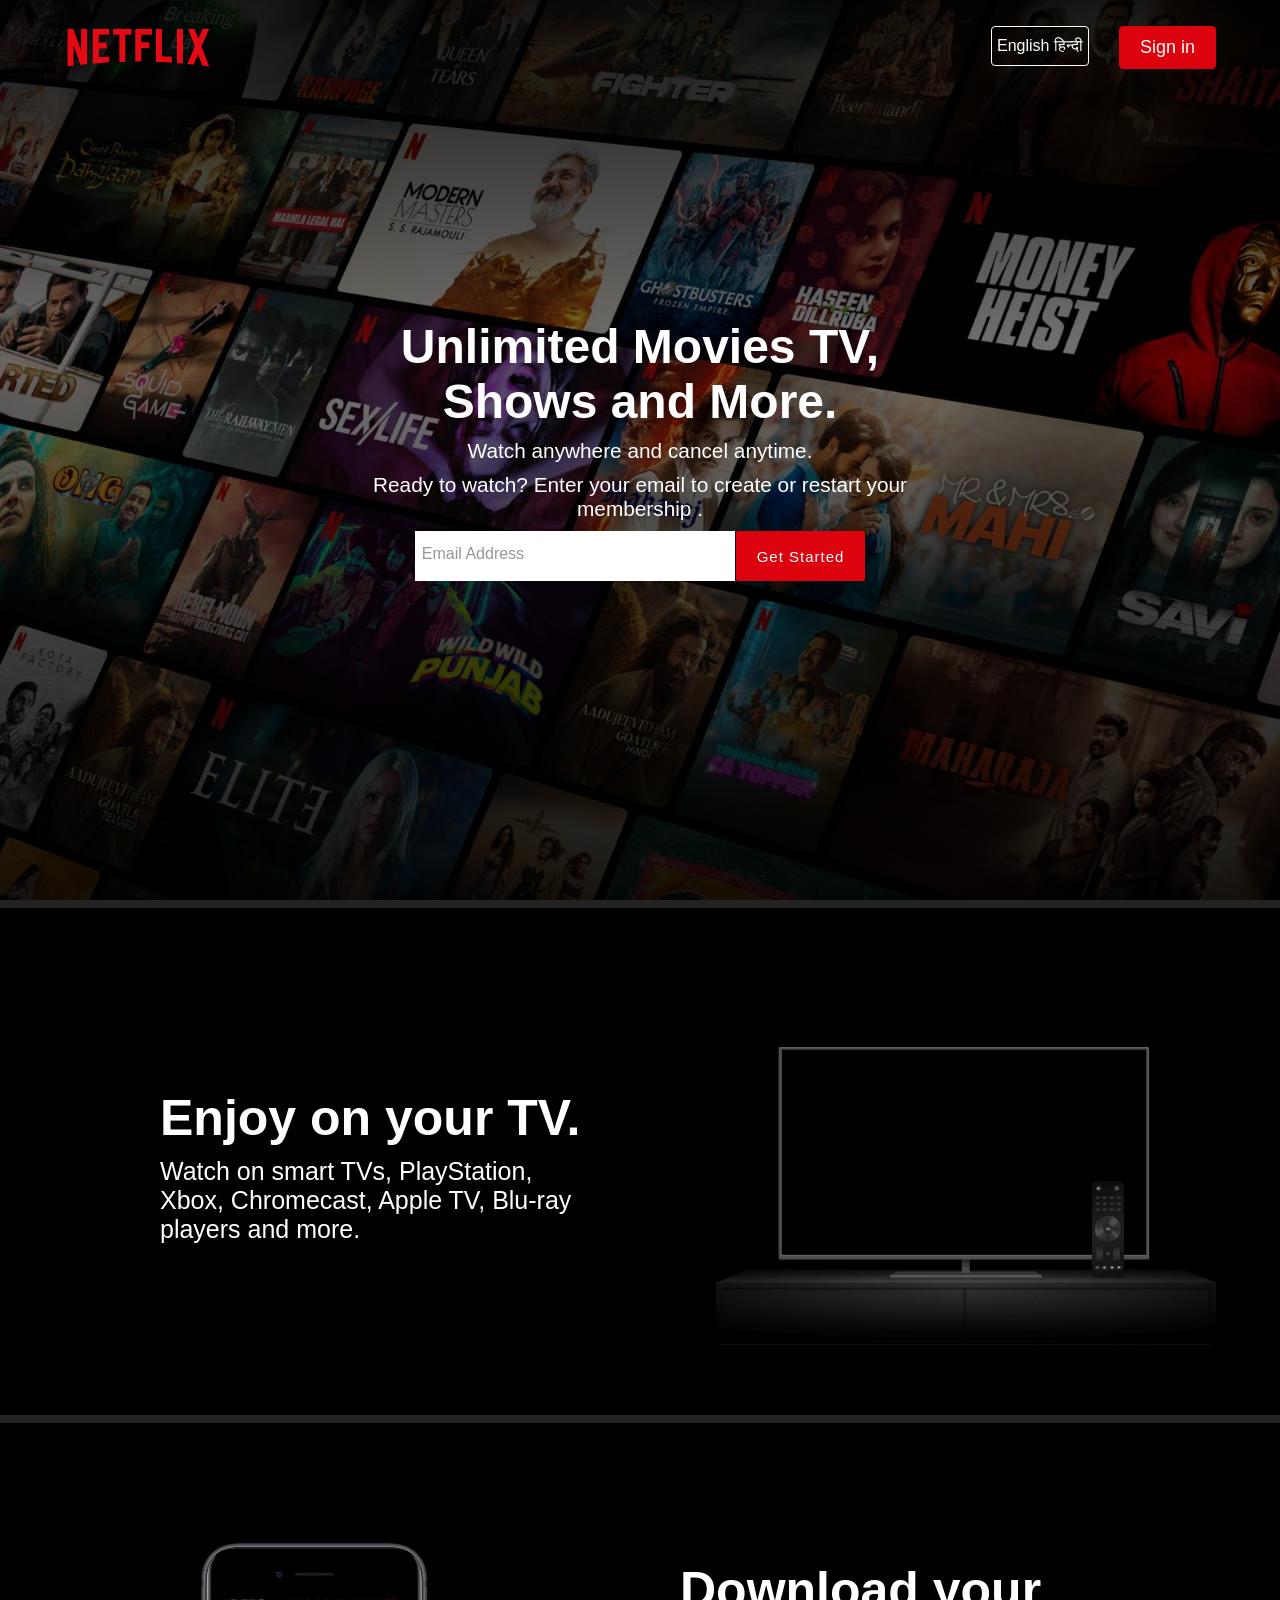
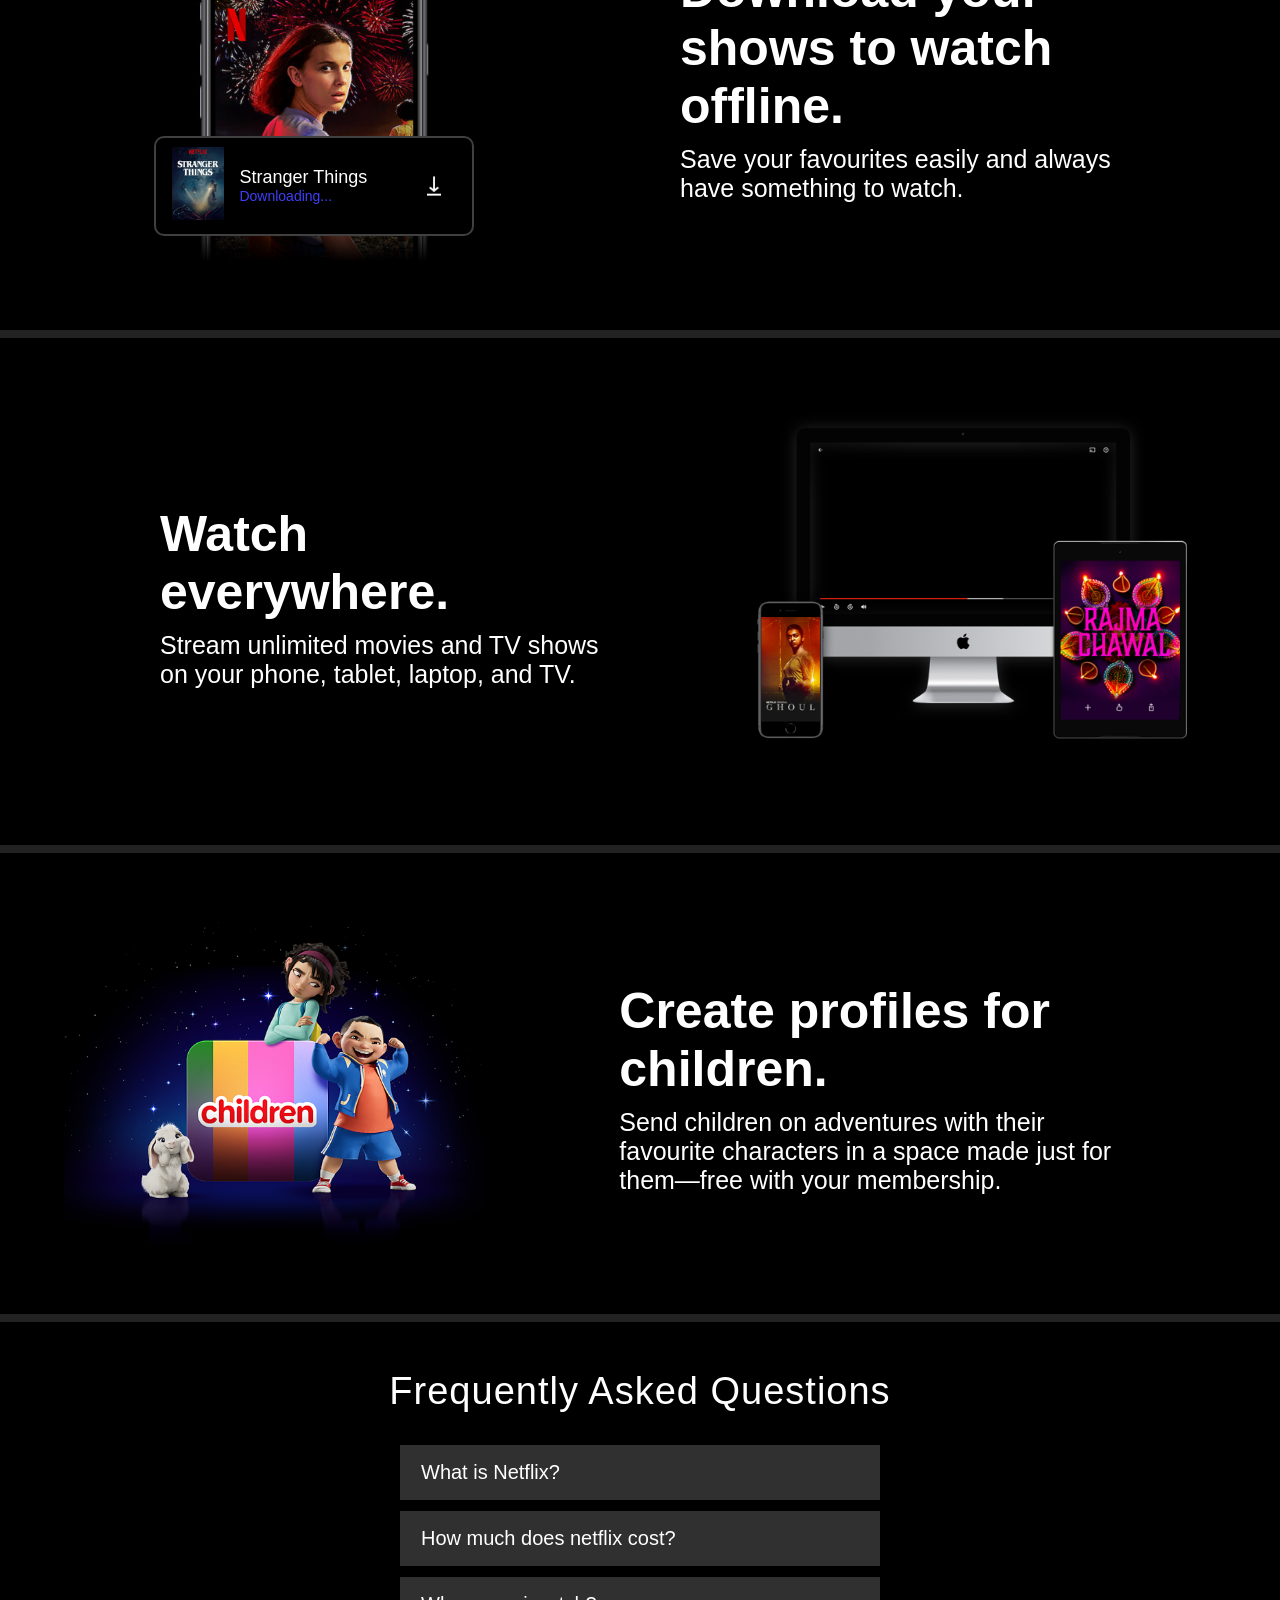
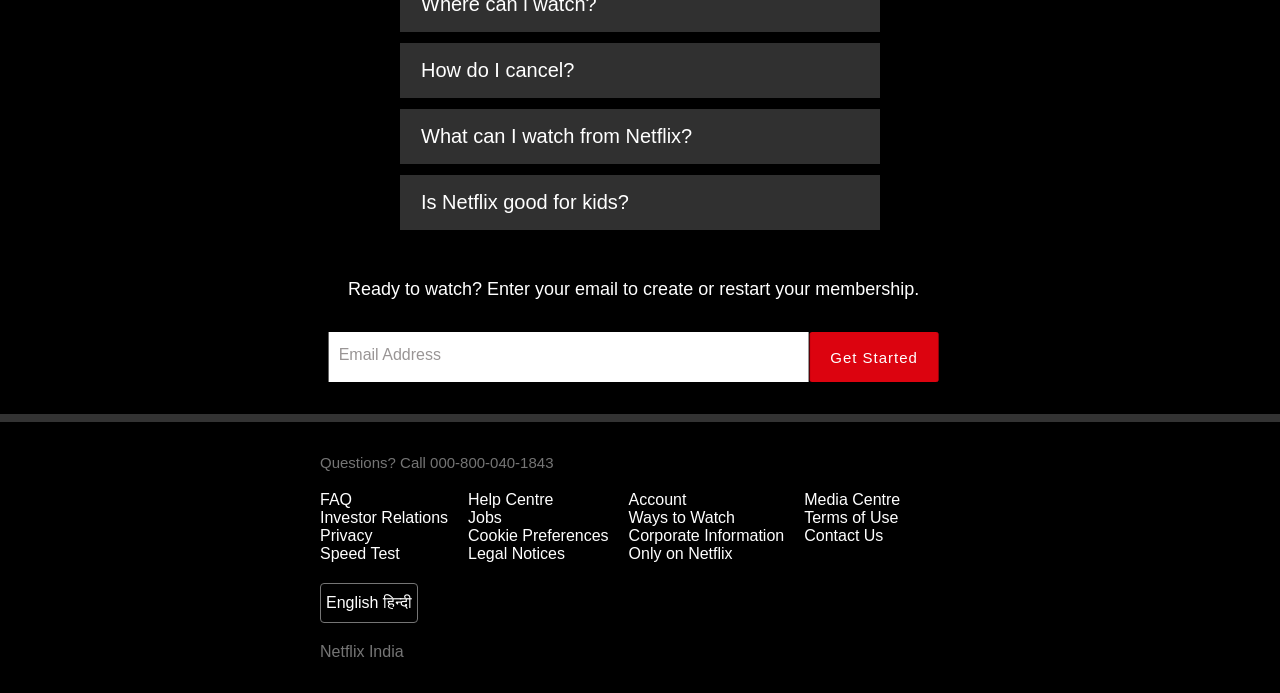
<file: Netflix_Clone/netflix.html>
<!DOCTYPE html>
<html lang="en">

<head>
    <meta charset="UTF-8">
    <meta name="viewport" content="width=device-width, initial-scale=1.0">
    <title>Netflix_Clone</title>
    <link rel="stylesheet" href="netflix.css">
    <script src="netflix.js"></script>
</head>

<body>
    <header>
        <nav class="navbar">
            <div class="navbar__brand">
                <img decoding="async" src="netflix_logo.png" alt="logo"
                    class="brand__logo" />
            </div>

            <div class="navbar__nav__items">
                <div class="nav__item">
                    <div class="dropdown__container">
                        <i class="fas fa-globe"></i>
                        English
                        हिन्दी
                    </div>
                </div>

                <div class="nav__item">
                    <button class="signin__button">Sign in</button>
                </div>
            </div>
        </nav>
    </header>

    <main>
        <section class="hero">
            <div class="hero__bg__image__container">
                <img decoding="async"
                    src="netflix_background.png"
                    alt="BG hero image" class="hero__bg__image" />
            </div>
            <div class="hero__bg__overlay"></div>

            <div class="hero__card">
                <h1 class="hero__title">
                    Unlimited Movies TV,<br />
                    Shows and More.
                </h1>
                <p class="hero__subtitle">Watch anywhere and cancel anytime.</p>
                <p class="hero__description">
                    Ready to watch? Enter your email to create or restart your
                    membership .
                </p>

                <div class="email__form__container">
                    <div class="form__container">

                        <label class="email__label">Email Address</label>
                    </div>
                    <button class="primary__button">
                        Get Started <i class="fal fa-chevron-right"></i>
                    </button>
                </div>
            </div>
        </section>
        <section class="features__container">
            <!-- Feature 1 -->
            <div class="feature">
                <div class="feature__details">
                    <h3 class="feature__title">Enjoy on your TV.</h3>
                    <h5 class="feature__sub__title">
                        Watch on smart TVs, PlayStation, Xbox, Chromecast, Apple TV,
                        Blu-ray players and more.
                    </h5>
                </div>
                <div class="feature__image__container">
                    <img decoding="async"
                        src="netflix_tv.png"
                        alt="Feature image" class="feature__image" />
                    <div class="feature__backgroud__video__container">
                        <video autoplay="" loop="" muted="" class="feature__backgroud__video">

                        </video>
                    </div>
                </div>
            </div>
            <!-- Feature 2 -->
            <div class="feature">
                <div class="feature__details">
                    <h3 class="feature__title">
                        Download your shows to watch offline.
                    </h3>
                    <h5 class="feature__sub__title">
                        Save your favourites easily and always have something to watch.
                    </h5>
                </div>
                <div class="feature__image__container">
                    <img decoding="async"
                        src="netflix_mobile.jpg"
                        alt="Feature image" class="feature__image" />
                    <div class="feature__2__poster__container">
                        <div class="poster__container">
                            <img decoding="async"
                                src="netflix_movie.png"
                                alt="poster" class="poster" />
                        </div>
                        <div class="poster__details">
                            <h4>Stranger Things</h4>
                            <h6>Downloading...</h6>
                        </div>
                        <div class="download__gif__container">
                            <img decoding="async"
                                src="netflix_download.gif"
                                alt="downloading gif" class="gif" />
                        </div>
                    </div>
                </div>
            </div>
            <!-- Feature 3 -->
            <div class="feature">
                <div class="feature__details">
                    <h3 class="feature__title">Watch everywhere.</h3>
                    <h5 class="feature__sub__title">
                        Stream unlimited movies and TV shows on your phone, tablet,
                        laptop, and TV.
                    </h5>
                </div>
                <div class="feature__image__container feature__3__image__container">
                    <img decoding="async"
                        src="netflix_mac.png"
                        alt="Feature image" class="feature__image feature__3__image" />
                    <div class="feature__backgroud__video__container feature__3__backgroud__video__container">
                        <video autoplay="" loop="" muted=""
                            class="feature__backgroud__video feature__3__backgroud__video">

                        </video>
                    </div>
                </div>
            </div>
            <div class="feature">
                <div class="feature__details">
                    <h3 class="feature__title">Create profiles for children.</h3>
                    <h5 class="feature__sub__title">
                        Send children on adventures with their favourite characters in a
                        space made just for them—free with your membership.
                    </h5>
                </div>
                <div class="feature__image__container">
                    <img decoding="async"
                        src="netflix_cartoon.png"
                        alt="Feature image" class="feature__image" />
                </div>
            </div>
        </section>
        <section class="FAQ__list__container">
            <h1 class="FAQ__heading">Frequently Asked Questions</h1>
            <div class="FAQ__list">
                <div class="FAQ__accordian">
                    <button class="FAQ__title">
                        What is Netflix?<i class="fal fa-plus"></i>
                    </button>
                    <div class="FAQ__visible">
                        <p>
                            Netflix is a streaming service that offers a wide variety of
                            award-winning TV shows, movies, anime, documentaries and more –
                            on thousands of internet-connected devices.
                        </p>
                        <p>
                            You can watch as much as you want, whenever you want, without a
                            single ad – all for one low monthly price. There's always
                            something new to discover, and new TV shows and movies are added
                            every week!
                        </p>
                    </div>
                </div>
                <div class="FAQ__accordian">
                    <button class="FAQ__title">
                        How much does netflix cost?<i class="fal fa-plus"></i>
                    </button>
                    <div class="FAQ__visible">
                        <p>
                            Watch Netflix on your smartphone, tablet, Smart TV, laptop, or
                            streaming device, all for one fixed monthly fee. Plans range
                            from ₹ 199 to ₹ 799 a month. No extra costs, no contracts.
                        </p>
                    </div>
                </div>
                <div class="FAQ__accordian">
                    <button class="FAQ__title">
                        Where can i watch?<i class="fal fa-plus"></i>
                    </button>
                    <div class="FAQ__visible">
                        <p>
                            Watch anywhere, anytime, on an unlimited number of devices. Sign
                            in with your Netflix account to watch instantly on the web at
                            netflix.com from your personal computer or on any
                            internet-connected device that offers the Netflix app, including
                            smart TVs, smartphones, tablets, streaming media players and
                            game consoles.
                        </p>
                        <p>
                            You can also download your favourite shows with the iOS,
                            Android, or Windows 10 app. Use downloads to watch while you're
                            on the go and without an internet connection. Take Netflix with
                            you anywhere.
                        </p>
                    </div>
                </div>
                <div class="FAQ__accordian">
                    <button class="FAQ__title">
                        How do I cancel?<i class="fal fa-plus"></i>
                    </button>
                    <div class="FAQ__visible">
                        <p>
                            Netflix is flexible. There are no annoying contracts and no
                            commitments. You can easily cancel your account online in two
                            clicks. There are no cancellation fees – start or stop your
                            account anytime.
                        </p>
                    </div>
                </div>
                <div class="FAQ__accordian">
                    <button class="FAQ__title">
                        What can I watch from Netflix?<i class="fal fa-plus"></i>
                    </button>
                    <div class="FAQ__visible">
                        <p>
                            Netflix has an extensive library of feature films,
                            documentaries, TV shows, anime, award-winning Netflix originals,
                            and more. Watch as much as you want, anytime you want.
                        </p>
                    </div>
                </div>
                <div class="FAQ__accordian">
                    <button class="FAQ__title">
                        Is Netflix good for kids?<i class="fal fa-plus"></i>
                    </button>
                    <div class="FAQ__visible">
                        <p>
                            The Netflix Kids experience is included in your membership to
                            give parents control while kids enjoy family-friendly TV shows
                            and films in their own space.
                        </p>
                        <p>
                            Kids profiles come with PIN-protected parental controls that let
                            you restrict the maturity rating of content kids can watch and
                            block specific titles you don’t want kids to see.
                        </p>
                    </div>
                </div>
            </div>
            <div class="FAQ__get__started__email">
                <h3>
                    Ready to watch? Enter your email to create or restart your
                    membership.
                </h3>
                <div class="email__form__container">
                    <div class="form__container">

                        <label class="email__label">Email Address</label>
                    </div>
                    <button class="primary__button">
                        Get Started <i class="fal fa-chevron-right"></i>
                    </button>
                </div>
            </div>
        </section>
    </main>

    <footer>
        <div class="footer__row__1">
            <h4>Questions? Call 000-800-040-1843</h4>
        </div>
        <div class="footer__row__2">
            <div class="column__1"  color="white">
                <p><a href="#">FAQ</a></p>
                <p><a href="#">Investor Relations</a></p>
                <p><a href="#">Privacy</a></p>
                <p><a href="#">Speed Test</a></p>
            </div>
            <div class="column__2">
                <p><a href="#">Help Centre</a></p>
                <p><a href="#">Jobs</a></p>
                <p><a href="#">Cookie Preferences</a></p>
                <p><a href="#">Legal Notices</a></p>
            </div>
            <div class="column__3">
                <p><a href="#">Account</a></p>
                <p><a href="#">Ways to Watch</a></p>
                <p><a href="#">Corporate Information</a></p>
                <p><a href="#">Only on Netflix</a></p>
            </div>
            <div class="column__4">
                <p><a href="#">Media Centre</a></p>
                <p><a href="#">Terms of Use</a></p>
                <p><a href="#">Contact Us</a></p>
            </div>
        </div>
        <div class="footer__row__3">
            <div class="dropdown__container">
                <i class="fas fa-globe"></i>
                <a href="#">English</a>
                <a href="#">हिन्दी</a>
            </div>
        </div>
        <div class="footer__row__4">
            <p>Netflix India</p>
        </div>
    </footer>
</body>
</html>
</file>
<file: bus colne/style.css>
:root {
    --color-primary: #0073ff;
    --color-white: #e9e9e9;
    --color-black: #141d28;
    --color-black-1: #212b38;
  }
  * {
    margin: 0;
    padding: 0;
    box-sizing: border-box;
  }
  body {
    font-family: sans-serif;
   
  }
  .logo {
    color: var(--color-white);
    font-size: 30px;
  }
  .logo span {
    color: var(--color-primary);
  }
  .menu-bar {
    background-color: var(--color-black);
    height: 80px;
    width: 100%;
    display: flex;
    justify-content: space-between;
    align-items: center;
    padding: 0 5%;
    position: relative;
  }
  .menu-bar ul {
    list-style: none;
    display: flex;
  }
  .menu-bar ul li {
    /* width: 120px; */
    padding: 10px 30px;
    /* text-align: center; */
    position: relative;
  }
  .menu-bar ul li a {
    font-size: 20px;
    color: var(--color-white);
    text-decoration: none;
    transition: all 0.3s;
  }
  menu-bar ul li a:hover {
    color: var(--color-primary);
  }
  .fas {
    float: right;
    margin-left: 10px;
    padding-top: 3px;
  }
  /* dropdown menu style */
  .dropdown-menu {
    display: none;
  }
  .menu-bar ul li:hover .dropdown-menu {
    display: block;
    position: absolute;
    left: 0;
    top: 100%;
    background-color: var(--color-black);
  }
.menu-bar ul li:hover .dropdown-menu ul {
  display: block;
  margin: 10px;
}
.menu-bar ul li:hover .dropdown-menu ul li {
  width: 150px;
  padding: 10px;
}
.dropdown-menu-1 {
  display: none;
}
.dropdown-menu ul li:hover .dropdown-menu-1 {
  display: block;
  position: absolute;
  left: 150px;
  top: 0;
  background-color: var(--color-black);
}
.hero {
  height: calc(100vh - 80px);
  background-image: url(image/bus.jpg);
  background-position: center;
}  


/* login page css */
</file>
<file: Amazon_Clone/amazon.css>
* {
    margin: 0;
    padding: 0;
    box-sizing: border-box;
}

body {
    height: 100vh;
    font-family: Arial;
}

nav {
    height: 60px;
    display: flex;
    align-items: center;
    background-color: #0f1111;
    color: white;
}

.nav-left {
    display: flex;
    align-items: center;
    justify-content: center;
    margin-left: .5rem;
}

.nav-logo img {
    width: 100px;
    padding: .5rem;
}

.nav-logo:hover {
    outline: 1px solid white;
}

.location {
    height: 100%;
    font-size: .7rem;
    padding: .5rem 1rem;
}

.location:hover {
    outline: 1px solid white;
}

.location-icon {
    display: flex;
    align-items: center;
}


.nav-center {
    height: 40px;
    display: flex;
    flex-grow: 1;
    border-radius: 5px;
    margin-left: 1rem;
}

.nav-center:hover {
    outline: 2px solid rgb(232, 176, 73);
}

.search-dropdown {
    width: 5rem;
    font-size: 1rem;
    background-color: rgb(210, 208, 208);
    padding: .5rem;
    border-radius: 5px 0 0 5px;
    outline: none;
}

.search-dropdown:focus {
    outline: none;
}

.search-box {
    font-size: 1rem;
    flex-grow: 1;
    padding: .5rem;
}

.search-box:focus {
    outline: none;
}

.search-icon i {
    height: 100%;
    background-color: rgba(255, 203, 105, 0.849);
    border-radius: 0 5px 5px 0;
    padding: .7rem .5rem;
    outline: none;
}

.nav-right {
    display: flex;
    align-items: center;
    margin: 0 1rem;
}

.language-option {
    display: flex;
    padding: .5rem .5rem;
}

.language-option:hover {
    outline: 1px solid white;
}

.flag {
    width: 20px;
}

.select-language {
    font-size: .7rem;
    font-weight: bold;
    color: white;
    background: transparent;
    border: none;
}

.select-language option {
    color: black;
}

.account-option {
    padding: .5rem .5rem;
}

.account-option:hover {
    outline: 1px solid white;
}

.account-option .top-text {
    font-size: .5rem;
    margin-left: 5px;
}

.select-account {
    font-size: .7rem;
    font-weight: bold;
    background: transparent;
    color: white;
    border: none;
}

.order-option {
    padding: .5rem .5rem;
}

.order-option:hover {
    outline: 1px solid white;
}

.order-option .top-text {
    font-size: .5rem;
}

.order-option .bottom-text {
    font-size: .7rem;
    font-weight: bold;
}

.cart-option {
    display: flex;
    align-items: center;
    font-size: 0.8rem;
    font-weight: 700;
    padding: .5rem .5rem;
}

.cart-option:hover {
    outline: 1px solid white;
}

.cart-logo i {
    width: 20px;
}

.nav-options {
    height: 42px;
    display: flex;
    align-items: center;
    background-color: #222f3d;
    color: white;
    justify-content: start;

}

.nav-options * {
    cursor: pointer;
}

.all-logo {
    display: flex;
    align-items: center;
    gap: .3rem;
    padding: .5rem;
    margin-left: 2rem;
}

.all-logo:hover {
    outline: 1px solid white;
}

.nav-options .options {
    display: flex;
}

.nav-options .options p {
    padding: 0.5rem;
}

.nav-options .options p:hover {
    outline: 1px solid white;
}

main {
    width: min(1500px, 100%);
    position: relative;
    left: 50%;
    transform: translate(-50%);
}

.carousel {
    width: 100%;
    height: 500px;
    position: relative;
    display: flex;
    justify-content: center;
    align-items: flex-end;
}

.carousel .slides-container {
    position: absolute;
    top: 0;
    right: 0;
    bottom: 0;
    left: 0;
    display: flex;
    overflow-x: scroll;
    scroll-snap-type: x mandatory;
}

.carousel .slides-container::-webkit-scrollbar {
    display: none;
}

.slides-container .slide {
    position: relative;
    display: flex;
    align-items: center;
    justify-content: center;
    flex: 0 0 100%;
    overflow: hidden;
}

.slide .content {
    width: 100%;
    height: 100%;
}

.slide .content img {
    height: 100%;
    width: 100%;
    object-fit: cover;
}

.slide .arrow {
    position: absolute;
    top: 50%;
    transform: translateY(-50%);
    scale: 2;
    margin: 1rem;
}

.slide .prev {
    left: 1rem;
}

.slide .next {
    right: 1rem;
}

.carousel .text {
    width: 95%;
    position: absolute;
    text-align: center;
    font-size: .7rem;
    background-color: #f5f6f6;
    padding: 1rem;
    margin-bottom: 2rem;
}

.carousel .text a {
    text-decoration: none;
    font-weight: bold;
    color: #007185;
}

.items-container {
    display: flex;
    flex-wrap: wrap;
    gap: 1.5rem;
    background-color: #c9cbcf82;
    padding: 0 2rem 2rem 2rem;
}

.item-card {
    height: 400px;
    display: flex;
    flex-direction: column;
    flex: 1 0 300px;
    gap: 1rem;
    font-size: .7rem;
    background-color: white;
    padding: 1rem;
    cursor: pointer;
    overflow: hidden;
}

.item-card img {
    height: 300px;
    width: 100%;
    border: 2px solid black;
    object-fit: cover;
}

.item-card a {
    text-decoration: none;
    font-weight: bold;
    color: #007185;
}

/* Footer */
.back-option {
    text-decoration: none;
    height: 50px;
    display: flex;
    align-items: center;
    justify-content: center;
    font-size: .5rem;
    font-weight: bold;
    color: white;
    background-color: #37475A;
}

.footer-links {
    height: 400px;
    display: flex;
    justify-content: space-evenly;
    background-color: #232F3E;
    color: white;
}

.footer-links ul {
    margin-top: 3rem;
}

.footer-links ul p {
    font-weight: bold;
}

.footer-links ul a {
    display: block;
    font-size: .7rem;
    color: #dddddd;
    margin-top: 1rem;
    cursor: pointer;
}

.footer-links ul a:hover {
    text-decoration: underline;
}

.country-info {
    height: 70px;
    display: flex;
    align-items: center;
    justify-content: center;
    background-color: #232F3E;
    color: white;
    border-top: 0.5px solid #84868878;
}

.country-info .logo img {
    width: 50px;
}

.country-info .options {
    display: flex;
    gap: .5rem;
    margin-left: 3rem;
}

.country-info .options select {
    font-size: .5rem;
    text-decoration: none;
    color: #cccccc;
    background: transparent;
    border: 1px solid #848688;
    border-radius: 3px;
    padding: .5rem;
}

.policies {
    height: 80px;
    display: flex;
    flex-direction: column;
    align-items: center;
    justify-content: center;
    gap: .5rem;
    font-size: .5rem;
    color: white;
    background-color: #131A22;
}

.pages a {
    text-decoration: none;
    color: white;
    margin-left: 1rem;

}

@media screen and (max-width: 900px) {
    :root {
        font-size: 2vw;
    }

   
    nav {
        height: 5vw;
    }

    .nav-logo img {
        width: 7vw;
    }

    .nav-center {
        height: 4vw;
    }

    .search-dropdown {
        width: 7vw;
    }

    .search-box {
        width: 1vw;
    }

    .search-icon i {
        padding: .5rem .5rem;
    }

    .flag {
        width: 2vw;
    }

    .cart-logo {
        width: 3vw;
    }

    .nav-options {
        height: 5vw;
    }

   
    .carousel {
        height: 30vw;
    }

    .arrow i {
        height: 4vw;
    }


    .item-card {
        height: 25vw;
        flex: 1 0 20vw;
        font-size: .5rem;
    }

    .item-card img {
        height: 14vw;
    }

    /* Footer */
    .back-option {
        height: 5vw;
    }

    .footer-links {
        height: 40vw;
    }

    .country-info .logo img {
        width: 7vw;
    }

    .policies {
        height: 8vw;
    }
}
</file>
<file: Flipkart_Clone/flipkart.css>
@import url('https://fonts.googleapis.com/css2?family=Roboto:wght@300;400;500;700;900&display=swap');

* {
    margin: 0;
    padding: 0;
}
body {
    font-family: 'Roboto', sans-serif;
    background-color: #f1f3f6;
}

:root {
    --primary-color: #2874f0;
}

.container {
    padding: 0 8px;
}

header {
    background-color: var(--primary-color);
    height: 56px;
}
header .nav-container{
    display: flex;
    align-items: center;
    height: 100%;
    max-width: 1248px;
    margin: 0 auto;
}
header .nav-container .logo {
    display: flex;
    min-width: 137px;
    justify-content: flex-end;
}
header .nav-container .logo img{
    width: 75px;
}

header .search {
    height: 100%;
    display: flex;
    align-items: center;
    margin-left: 12px;
}
header .search .search-container{
    width: 540px;
    height: 36px;
    background-color: white;
    border-radius: 2px;
    box-shadow: 0 2px 4px 0 rgb(0 0 0 / 23%);
    display: flex;
}
header .search .search-container input {
    width: calc(100% - 32px);
    padding: 16px;
    outline: none;
    border: none;
}
header .search .search-container button {
    width: 36px;
    height: 100%;
    padding: 0 8px;
    display: flex;
    justify-content: center;
    align-items: center;
    border: none;
    background-color: white;
    border-radius: 0 2px 2px 0;
    cursor: pointer;
}

header .login {
    height: 100%;
    display: flex;
    align-items: center;
    margin: 0 20px;
}
header .login button {
    width: 122px;
    padding: 5px 40px;
    font-size: 16px;
    font-weight: 600;
    color: var(--primary-color);
}
header .become-seller {
    height: 100%;
    display: flex;
    align-items: center;
    margin: 0 20px;
    color: white;
    font-size: 16px;
    font-weight: 500;
}

header .more{
    height: 100%;
    display: flex;
    align-items: center;
    margin: 0 20px;
    color: white;
    font-size: 16px;
    font-weight: 500;
}
header .more svg {
    margin-left: 8px;
    rotate: -90deg;
}

header .cart {
    height: 100%;
    display: flex;
    align-items: center;
    margin: 0 20px;
    color: white;
}
header .cart svg {
    margin-right: 8px;
}

.section-1 {
    width: 100%;
    height: 112px;
    background-color: white;
    box-shadow: 0 1px 1px 0 rgb(0 0 0 / 16%);
}
.section-1-container{
    width: 1280px;
    margin: 0 auto;
    height: 100%;
    display: flex;
    align-items: center;
    justify-content: space-between;
    

}
.section-1-item{
    height: 100%;
    display: flex;
    flex-direction: column;
    align-items: center;
    justify-content: center;
    gap: 4px;
    font-size: 14px;
    font-weight: 500;
}
.section-1-item img {
    width: 64px;
    height: 64px;
}

.section-2-container {
    margin-top: 16px;
    height: 280px;
    background-image: url('flipkart_banner1.webp');
    background-size: cover;
    background-position: center;
    background-repeat: no-repeat;
}

.section-3-container {
    margin-top: 8px;
    height: 122px;
    background-image: url('flipkart_banner4.webp');
    background-size: cover;
    background-position: center;
    background-repeat: no-repeat;
}

.section-4-container {
    height: 100%;
    margin-top: 8px;
    height: 362px;
    background-color: white;
    display: flex;
    justify-content: space-between;
    align-items: center;
}
.section-4-offers {
    width: 230px;
    height: 100%;
    background-image: url('flipkart_banner5.jpg');
    background-position: bottom;
    background-repeat: no-repeat;
}
.section-4-offers-viewall{
    margin-top: 132px;
    width: 100%;
    font-size: 30px;
    display: flex;
    flex-direction: column;
    align-items: center;
}
.section-4-offers-viewall button {
    margin-top: 24px;
    height: 40px;
    background-color: var(--primary-color);
    color: white;
    box-shadow: 0 2px 4px 0 rgb(0 0 0 / 20%);
    padding: 10px 20px;
    font-size: 14px;
    font-weight: 500;
    border: none;
    border-radius: 2px;
    cursor: pointer;
}
.section-4-list {
    height: 100%;
    width: calc(100% - 230px);
    display: flex;
    overflow-x: auto;
}
.section-4-item{
    width: 232px;
    height: 100%;
    padding: 0px 15px;
    display: flex;
    flex-direction: column;
    align-items: center;
    justify-content: center;
}
.section-4-item img {
    max-width: 200px;
    max-height: 200px;
}
.section-4-item-head{
    margin-top: 16px;
    font-size: 14px;
    font-weight: 500;
}
.section-4-item-price {
    margin-top: 12px;
    font-size: 16px;
    color: #388e3c;
}
.section-4-item-explore{
    opacity: 0.6;
    margin-top: 12px;
    font-weight: 300;
    font-size: 12px;
}

.section-5 {
    margin-top: 8px ;
    display: flex;
    justify-content: space-between;
    cursor: pointer;
}
.section-5 img {
    width: 33%;
}

footer {
    margin-top: 26px;
    background-color: white;
    padding: 25px;
    text-align: center;
    font-size: 14px;
    color: #878787 ;
}
</file>
<file: Hotstar_Clone/hotstar.css>
@import url("https://fonts.googleapis.com/css2?family=Roboto:wght@400;500;700&display=swap");

* {
  margin: 0;
  padding: 0;
  box-sizing: border-box;
}

body {
  width: 100%;
  background: #0c111b;
  position: relative;
  font-family: roboto, sans-serif;
}

.navbar {
  width: 100%;
  height: 80px;
  position: fixed;
  top: 0;
  left: 0;
  padding: 0 4%;
  background: #0c111b;
  z-index: 1;
  display: flex;
  align-items: center;
}

.brand-logo {
  height: 70px;
}

.nav-links {
  margin: 10px;
  display: flex;
  list-style: none;
}

.nav-items a {
  text-decoration: none;
  margin-left: 20px;
  text-transform: capitalize;
  color: #fff;
  opacity: 0.9;
}

.right-container {
  display: block;
  margin-left: auto;
}

.search-box {
  border: none;
  border-bottom: 1px solid #aaa;
  background: transparent;
  outline: none;
  height: 30px;
  color: #fff;
  width: 250px;
  text-transform: capitalize;
  font-size: 16px;
  font-weight: 500px;
  transition: 0.5s;
}

.search-box::placeholder {
  color: #aaa;
}

.search-box:focus {
  width: 400px;
  border-color: #1f80e0;
}

.search-btn {
  position: absolute;
  right: 0;
  top: 0;
  height: 30px;
  width: 30px;
  border: none;
  background: none;
  outline: none;
  cursor: pointer;
}

.Subscribe {
  background: #1f80e0;
  height: 30px;
  padding: 0 20px;
  color: #fff;
  border-radius: 5px;
  border: none;
  outline: none;
  text-transform: uppercase;
  font-weight: 700px;
  font-size: 12px;
  margin: 0 10px;
}

.login-btn {
  color: #fff;
  opacity: 0.9;
  text-transform: uppercase;
  font-size: 15px;
  font-weight: 700px;
  text-decoration: none;
}

.carousel-container {
  position: relative;
  width: 100%;
  height: 450px;
  padding: 20px 0;
  overflow-x: hidden;
  margin-top: 80px;
}

.carousel {
  display: flex;
  width: 92%;
  height: 100%;
  position: relative;
  margin: auto;
  overflow-x: visible;
  scroll-behavior: smooth;
}

.slider {
  flex: 0 0 auto;
  margin-right: 30px;
  position: relative;
  background: rgba(0, 0, 0, 0.5);
  border-radius: 5px;
  width: 100%;
  height: 100%;
  left: 0;
  transition: 1s;
  overflow: hidden;
}

.slider img {
  width: 70%;
  min-height: 100%;
  object-fit: cover;
  display: block;
  margin-left: auto;
}

.slide-content {
  position: absolute;
  width: 50%;
  height: 100%;
  z-index: 1;
  background: linear-gradient(to right, #030b17 80%, #0c111b00);
  color: #fff;
}

.slide-content h1 {
  font-size: 40px;
  font-weight: 700;
  margin-top: 100px;
  padding-left: 50px;
  font-family: sans-serif;
  text-shadow: -6px 6px black;
}

.slide-content p {
  font-size: 20px;
  font-weight: 500;
  padding-left: 50px;
  margin-top: 20px;
  opacity: 0.8;
  font-family: sans-serif;
  text-shadow: -6px 6px black;
}

.slide-content button {
  background: #1f80e0;
  border: none;
  outline: none;
  color: #fff;
  font-size: 15px;
  font-weight: 700;
  padding: 10px 20px;
  border-radius: 5px;
  margin-left: 50px;
  margin-top: 20px;
  cursor: pointer;
  text-transform: capitalize;
}

.slide-content button:hover {
  background: #1f80e0;
  opacity: 0.8;
}

.moive-title {
  padding-left: 50px;
  text-transform: capitalize;
  margin-top: 40px;
  position: absolute;
  bottom: 20px; 
  left: 0;
  right: 0;
  text-align: center; 
}

.moive-title h1 {
  font-size: 30px;
  font-weight: 700;
  font-family: sans-serif;
  text-shadow: -6px 6px black;
}

.movie-des {
  width: 80%;
  line-height: 30px;
  padding-left: 50px;
  margin-top: 30px;
  opacity: 0.8;
  font-weight: 500;
  font-family: sans-serif;
}

.movie-des p {
  font-size: 10px;
  font-weight: 400;
  padding-left: 50px;
  margin-top: 20px;
  opacity: 0.8;
  font-family: sans-serif;
  text-shadow: -6px 6px black;
}

.video-card-container {
  position: relative;
  width: 92%;
  margin: auto;
  height: 10vw;
  display: flex;
  margin-bottom: 20px;
  justify-content: space-between;
}

.video-card {
  position: relative;
  min-width: calc(100% / 5 - 10px);
  width: calc(100% / 5 - 10px);
  height: 100%;
  border-radius: 5px;
  overflow: hidden;
  background-color: #030b17;
}

#play-btn,
.watchlist-btn {
  position: relative;
  width: 100%;
  text-transform: capitalize;
  background: none;
  border: none;
  font-weight: 500;
  text-align: right;
  color: rgba(255, 255, 255, 0.5);
  margin: 5px 0;
  cursor: pointer;
  padding: 10px 5px;
  border-radius: 5px;
}

.card-video,
.video-card-image {
  width: 100%;
  height: 100%;
  object-fit: cover;
}

.card-video {
  position: absolute;
}

.video-card:hover .video-card-image {
  display: none;
}

.video-card:hover .card-video {
  display: block;
}

.video-card:hover .card-body {
  opacity: 1;
}

.card-body {
  opacity: 0;
  width: 100%;
  height: 100%;
  position: absolute;
  top: 0;
  left: 0;
  z-index: 2;
  background: linear-gradient(to bottom, rgba(4, 8, 15, 0), #192133 90%);
  padding: 10px;
  transition: 0.5s;
}

.title {
  color: #fff;
  opacity: 0.9;
  padding-left: 4%;
  text-transform: capitalize;
  font-size: 22px;
  font-weight: 500;
}

.movies-list-container {
  width: 100%;
  margin-top: 20px;
}

.movies-list {
  width: 100%;
  height: 220px;
  position: relative;
  margin: 10px 0 20px;
  overflow-x: hidden;
  overflow-y: visible;
  scroll-behavior: smooth;
  padding-left: 10px;
}

.movies-list::-webkit-scrollbar-track {
  background-color: #0c111b;
}

.movies-list::-webkit-scrollbar {
  display: none;
}

.card-container {
  position: relative;
  width: 92%;
  padding-left: 10px;
  margin: auto;
  height: 220px;
  display: flex;
  margin: 0 auto;
  align-items: center;
  overflow-x: auto;
  overflow-y: visible;
  scroll-behavior: smooth;
}

.card-container::-webkit-scrollbar-track {
  background-color: #0c111b;
}

.card-container::-webkit-scrollbar {
  display: none;
}

.card {
  position: relative;
  min-width: 150px;
  height: 200px;
  width: 150px;
  border-radius: 5px;
  overflow: hidden;
  background-color: #030b17;
  margin-right: 10px;
  transition: 0.5s;
}

.card-img {
  width: 100%;
  height: 100%;
  object-fit: cover;
}

.card:hover {
  transform: scale(1.1);
}

.card:hover .card-body {
  opacity: 1;
}

.card-body {
  opacity: 0;
  width: 100%;
  height: 100%;
  position: absolute;
  top: 0;
  left: 0;
  z-index: 2;
  background: linear-gradient(to bottom, rgba(4, 8, 15, 0), #192133 90%);
  padding: 10px;
  transition: 0.5s;
}

.name {
  color: #fff;
  font-size: 15px;
  font-weight: 500;
  text-transform: capitalize;
  margin-top: 60%;
}

.des {
  color: #fff;
  opacity: 0.8;
  margin: 5px 0;
  font-weight: 500;
  font-size: 12px;
}

.rating {
  color: #fff;
  opacity: 0.8;
  font-weight: 500;
  font-size: 12px;
}

.watchlist-btn {
  position: relative;
  width: 100%;
  text-transform: capitalize;
  background: none;
  border: none;
  font-weight: 500;
  text-align: right;
  color: rgba(255, 255, 255, 0.5);
  margin: 5px 0;
  cursor: pointer;
  padding: 10px 5px;
  border-radius: 5px;
}

.watchlist-btn::before {
  content: "";
  position: absolute;
  top: 0;
  left: -5px;
  height: 35px;
  width: 35px;
  background-image: url(hotstar_add.png);
  background-size: cover;
  transform: scale(0.4);
}

.watchlist-btn:hover {
  color: #fff;
  background: rgba(255, 255, 255, 0.1);
}

.pre-btn,
.nxt-btn {
  position: absolute;
  top: 0;
  width: 5%;
  height: 100%;
  z-index: 2;
  border: none;
  cursor: pointer;
  outline: none;
  transition: 0.5s;
}

.pre-btn {
  left: 0;
  background: linear-gradient(to right, #0c111b 0%, #0c111b00);
}

.nxt-btn {
  right: 0;
  background: linear-gradient(to left, #0c111b 0%, #0c111b00);
}

.pre-btn img,
.nxt-btn img {
  width: 15px;
  height: 20px;
  opacity: 0;
}

.pre-btn:hover img,
.nxt-btn:hover img {
  opacity: 1;
}

.pre-btn:hover,
.nxt-btn:hover {
  background: linear-gradient(to left, #0c111b 0%, #0c111b80);
}

.pre-btn:active,
.nxt-btn:active {
  background: linear-gradient(to left, #0c111b 0%, #0c111b80);
}

.pre-btn:active img,
.nxt-btn:active img {
  opacity: 1;
}

@media screen and (max-width: 768px) {
  .nav-links {
    display: none;
  }

  .right-container {
    margin-left: 0;
  }

  .search-box {
    width: 200px;
  }

  .carousel-container {
    height: 300px;
  }

  .carousel {
    width: 100%;
  }

  .slider {
    margin-right: 10px;
  }

  .slide-content {
    width: 100%;
  }

  .moive-title {
    padding-left: 10px;
    margin-top: 50px;
  }

  .movie-des {
    width: 100%;
    padding-left: 10px;
    margin-top: 20px;
  }

  .video-card-container {
    height: 20vw;
  }

  .video-card {
    min-width: calc(100% / 3 - 10px);
    width: calc(100% / 3 - 10px);
  }

  .movies-list {
    height: 200px;
  }

  .card-container {
    width: 100%;
    padding-left: 0;
  }

  .card {
    min-width: 100px;
    width: 100px;
    height: 150px;
    margin-right: 5px;
  }

  .name {
    font-size: 12px;
  }

  .des {
    font-size: 10px;
  }

  .rating {
    font-size: 10px;
  }

  .watchlist-btn {
    font-size: 10px;
  }

  .pre-btn,
  .nxt-btn {
    width: 10%;
  }

  .pre-btn img,
  .nxt-btn img {
    width: 10px;
    height: 15px;
  }
}

@media screen and (max-width: 500px) {
  .carousel-container {
    height: 250px;
  }

  .carousel {
    width: 100%;
  }

  .slider {
    margin-right: 10px;
  }

  .slide-content {
    width: 100%;
  }

  .moive-title {
    padding-left: 10px;
    margin-top: 50px;
  }

  .movie-des {
    width: 100%;
    padding-left: 10px;
    margin-top: 20px;
  }

  .video-card-container {
    height: 20vw;
  }

  .video-card {
    min-width: calc(100% / 3 - 10px);
    width: calc(100% / 3 - 10px);
  }

  .movies-list {
    height: 200px;
  }

  .card-container {
    width: 100%;
    padding-left: 0;
  }

  .card {
    min-width: 100px;
    width: 100px;
    height: 150px;
    margin-right: 5px;
  }

  .name {
    font-size: 12px;
  }

  .des {
    font-size: 10px;
  }

  .rating {
    font-size: 10px;
  }

  .watchlist-btn {
    font-size: 10px;
  }

  .pre-btn,
  .nxt-btn {
    width: 10%;
  }

  .pre-btn img,
  .nxt-btn img {
    width: 10px;
    height: 15px;
  }
}

@media screen and (max-width: 400px) {
  .carousel-container {
    height: 200px;
  }

  .carousel {
    width: 100%;
  }

  .slider {
    margin-right: 10px;
  }

  .slide-content {
    width: 100%;
  }

  .moive-title {
    padding-left: 10px;
    margin-top: 50px;
  }

  .movie-des {
    width: 100%;
    padding-left: 10px;
    margin-top: 20px;
  }

  .video-card-container {
    height: 20vw;
  }

  .video-card {
    min-width: calc(100% / 3 - 10px);
    width: calc(100% / 3 - 10px);
  }

  .movies-list {
    height: 200px;
  }

  .card-container {
    width: 100%;
    padding-left: 0;
  }

  .card {
    min-width: 100px;
    width: 100px;
    height: 150px;
    margin-right: 5px;
  }

  .name {
    font-size: 12px;
  }

  .des {
    font-size: 10px;
  }

  .rating {
    font-size: 10px;
  }

  .watchlist-btn {
    font-size: 10px;
  }

  .pre-btn,
  .nxt-btn {
    width: 10%;
  }

  .pre-btn img,
  .nxt-btn img {
    width: 10px;
    height: 15px;
  }
}

.last-footer {
  display: flex;
  justify-content: space-between;
  width: 100%;
  padding: 0 5%;
  color: #999999;
  font-size: 12px;
  margin-bottom: 50px;
}
.dwn {
  min-width: 100%;
  width: 100px;
  height: 100%;
}
.last-footer-links,
.last-footer-images {
  display: flex;
  gap: 10px;
  padding: 10px 0;
}

.intro {
  display: flex;
  justify-content: space-between;
  align-items: flex-end;
  padding-right: 4%;
  font-size: 15px;
  margin-top: 30px;
}
.intro a {
  color: #fff;
}
.intro a:hover {
  transform: scale(1.1);
}

.intro-links {
  display: flex;
  gap: 20px;
}

.intro-images {
  display: flex;
  gap: 20px;
}

.intro-images img {
  width: 30px;
  height: 30px;
  cursor: pointer;
}

.intro-images img:hover {
  transform: scale(1.1);
}

.intro-links a {
  color: #fff;
  text-decoration: none;
}

.intro-links a:hover {
  transform: scale(1.1);
}

.intro-links a::after {
  content: "";
  display: block;
  width: 0;
  height: 2px;
  background: #fff;
  transition: width 0.3s;
}

.intro-links a:hover::after {
  width: 100%;
  transition: width 0.3s;
}
</file>
<file: Netflix_Clone/netflix.css>
* {
  margin: 0;
  padding: 0;
  box-sizing: border-box;
}

body {
  background-color: black;
  color: white;
  font-family: "Poppins", sans-serif;
}

.navbar {
  position: absolute;
  top: 0;
  width: 100%;
  display: flex;
  justify-content: space-between;
  padding: 3% 5%;
  z-index: 10;
}

.navbar__brand {
  width: 100px;
  height: 100%;
}

.brand__logo {
  width: 100%;
  height: 100%;
}

.language__drop__down {
  background: transparent;
  border: none;
  color: white;
}

.language__drop__down:focus {
  outline: none;
}

.language__drop__down option {
  background-color: black;
}

.dropdown__container {
  border: 1px solid white;
  padding: 0.4rem;
  border-radius: 4px;
  background: rgba(0, 0, 0, 0.4);
}

.signin__button {
  background-color: #dc030f;
  border: 1px solid #dc030f;
  color: white;
  padding: 0.25rem 0.5rem;
  border-radius: 4px;
}

.navbar__nav__items {
  display: flex;
  gap: 10px;
}

.hero__bg__image__container {
  width: 100%;
  height: 80vh;
}

.hero__bg__image {
  width: 100%;
  height: 100%;
  object-fit: cover;
}

.hero__bg__overlay {
  position: absolute;
  inset: 0;
  width: 100%;
  height: 80vh;
  background: rgba(0, 0, 0, 0.4);
  background-image: linear-gradient(
    to top,
    rgba(0, 0, 0, 0.8) 0,
    rgba(0, 0, 0, 0) 60%,
    rgba(0, 0, 0, 0.8) 100%
  );
}

.hero__card {
  position: absolute;
  top: 20%;
  text-align: center;
  display: flex;
  flex-direction: column;
  gap: 10px;
}

.hero__title {
  font-weight: 600;
  font-size: 2rem;
}

.hero__subtitle,
.hero__description {
  font-weight: 400;
  font-size: 1rem;
}

.hero__description {
  margin: 0 50px;
}

.email__input {
  border: none;
  background: transparent;
  width: 100%;
  height: 100%;
  padding-left: 7px;
}

.email__label {
  color: black;
  position: absolute;
  top: 28%;
  left: 2%;
  color: rgb(153, 149, 149);
  transition: 0.5s;
}

.email__form__container {
  display: flex;
  flex-direction: column;
  justify-content: center;
  align-items: center;
  gap: 15px;
}

.form__container {
  background-color: white;
  width: 90%;
  height: 50px;
  position: relative;
}

.email__input:focus + .email__label {
  top: 0.2rem;
  font-size: 10px;
}

.email__input:not(:placeholder-shown):not(:focus) + .email__label {
  top: 0.2rem;
  font-size: 10px;
}

.email__input:focus-visible {
  outline: none;
}

.primary__button {
  background-color: #dc030f;
  border: 1px solid #dc030f;
  color: white;
  padding: 0.8rem 1.2rem;
  border-radius: 2px;
  font-size: 15px;
  letter-spacing: 1px;
}

.feature {
  border-top: 8px solid #222;
  padding: 2rem 1rem;
}

.feature__details {
  text-align: center;
}

.feature__title {
  font-size: 25px;
  font-weight: 600;
  margin: 10px 0;
}

.feature__sub__title {
  font-size: 15px;
  font-weight: 400;
}

.feature__image__container {
  width: 100%;
  position: relative;
}

.feature__image {
  width: 100%;
}

.feature__backgroud__video__container {
  position: absolute;
  width: 100%;
  top: 20%;
  left: 13%;
  height: 100%;
  max-width: 73%;
  max-height: 54%;
  z-index: -2;
}

.feature__backgroud__video {
  width: 100%;
}

.feature__2__poster__container {
  position: absolute;
  bottom: 8%;
  left: 50%;
  transform: translateX(-50%);
  width: 100%;
  max-width: 16em;
  display: flex;
  align-items: center;
  background-color: black;
  border: 2px solid rgba(255, 255, 255, 0.25);
  border-radius: 10px;
  height: 60px;
  padding: 0.25rem 0.6rem;
  gap: 15px;
}

.poster__container {
  width: 20%;
}

.poster {
  width: 100%;
  height: 100%;
}

.poster__details {
  width: 60%;
}

.poster__details > h4 {
  font-size: 13px;
  font-weight: 500;
}

.poster__details > h6 {
  font-size: 12px;
  font-weight: 400;
  color: rgb(63, 63, 246);
}

.download__gif__container {
  width: 20%;
  height: 100%;
}

.gif {
  width: 100%;
  height: 100%;
}

.feature__3__backgroud__video__container {
  max-width: 63%;
  max-height: 47%;
  z-index: -2;
  top: 9%;
  left: 19%;
}

.FAQ__accordian {
  width: 100%;
}

.FAQ__title {
  width: 100%;
  display: flex;
  justify-content: space-between;
  padding: 15px 20px;
  font-size: 18px;
  background-color: #303030;
  border: 1px solid #303030;
  color: white;
}

.FAQ__visible {
  background-color: #303030;
  border-top: 1px solid black;
  max-height: 0;
  overflow: hidden;
  transition: max-height 0.5s ease-in-out;
}

.FAQ__visible > p {
  margin: 1rem;
}

.FAQ__list__container {
  border-top: 8px solid #222;
  padding: 2rem 0;
}

.FAQ__heading {
  font-size: 20px;
  text-align: center;
  font-weight: 600;
  margin: 1rem 3rem;
}

.FAQ__list {
  display: flex;
  flex-direction: column;
  justify-content: center;
  align-items: center;
  gap: 10px;
}

.FAQ__get__started__email {
  text-align: center;
}

.FAQ__get__started__email > h3 {
  font-size: 18px;
  font-weight: 400;
  margin: 2rem 0;
}

footer {
  border-top: 8px solid #333;
  padding: 2rem 1rem;
  color: #757575;
  display: flex;
  flex-direction: column;
  gap: 20px;
}

.footer__row__2 {
  display: flex;
  flex-wrap: wrap;
  justify-content: space-around;
  gap: 20px;
}

.footer__row__1 > h4 {
  font-size: 15px;
  font-weight: 500;
}

.footer__row__3 > .dropdown__container {
  width: fit-content;
  border: 1px solid #757575;
  color: #757575;
}

.footer__row__3 > .dropdown__container > .language__drop__down {
  color: #757575;
}

@media (min-width: 768px) {
  .hero__bg__image__container {
    height: 100vh;
  }

  .hero__bg__overlay {
    height: 100vh;
  }

  .hero__card {
    top: 40%;
    left: 30%;
    transform: translate(-20%, -20%);
  }

  .hero__title {
    font-size: 3rem;
  }

  .hero__subtitle,
  .hero__description {
    font-size: 1.3rem;
  }

  .feature {
    padding: 4rem;
  }

  .feature__title {
    font-size: 35px;
  }

  .feature__sub__title {
    font-size: 20px;
  }

  .feature__2__poster__container {
    max-width: 26em;
    height: 85px;
  }

  .poster__container {
    width: 15%;
  }

  .download__gif__container {
    width: 3rem;
    height: 3rem;
  }

  .poster__details > h4 {
    font-size: 18px;
  }

  .poster__details > h6 {
    font-size: 14px;
  }

  .FAQ__title {
    font-size: 20px;
  }

  .FAQ__heading {
    font-size: 38px;
    font-weight: 500;
    letter-spacing: 1px;
  }

  .FAQ__list {
    padding: 1rem 5rem;
  }

  .FAQ__get__started__email {
    width: 75%;
    display: flex;
    flex-direction: column;
    justify-content: center;
    transform: translateX(15%);
  }
}

@media (min-width: 1024px) {
  .navbar {
    padding: 2% 5%;
  }

  .navbar__brand {
    width: 150px;
  }

  .signin__button {
    padding: 10px 20px;
    font-size: 18px;
  }

  .dropdown__container {
    padding: 10px 5px;
  }

  .navbar__nav__items {
    gap: 30px;
  }

  .hero__card {
    top: 50%;
    left: 50%;
    transform: translate(-50%, -50%);
  }

  .form__container {
    width: 50%;
  }

  .email__form__container {
    flex-direction: row;
    align-items: center;
    gap: 1px;
  }

  .primary__button {
    height: 50px;
  }

  .feature {
    display: flex;
    align-items: center;
    justify-content: space-between;
    gap: 20px;
  }

  .feature__details {
    text-align: left;
    padding: 0 6rem;
  }

  .feature__title {
    font-size: 50px;
  }

  .feature__sub__title {
    font-size: 25px;
  }

  .feature__image__container {
    max-width: 500px;
  }

  .feature:nth-child(even) {
    flex-direction: row-reverse;
  }

  .feature__2__poster__container {
    max-width: 20em;
    height: 100px;
    padding: 1rem;
  }

  .poster__container {
    width: 20%;
  }

  .FAQ__list {
    padding: 1rem 25rem;
  }

  .FAQ__get__started__email {
    transform: translateX(16%);
  }

  footer a {
    color: white;
    text-decoration: none;
  }
  
  footer a:hover {
    text-decoration: underline;
  }

  footer {
    padding: 2rem 20rem;
    justify-content: flex-start;
    text-align: left;
    align-items: flex-start;
  }

  .footer__row__2 {
    justify-content: space-between;
    align-items: flex-start;
    flex-wrap: nowrap;
  }

  .footer__row__1,
  .footer__row__3,
  .footer__row__4 {
    align-self: flex-start;
  }
}
</file>
